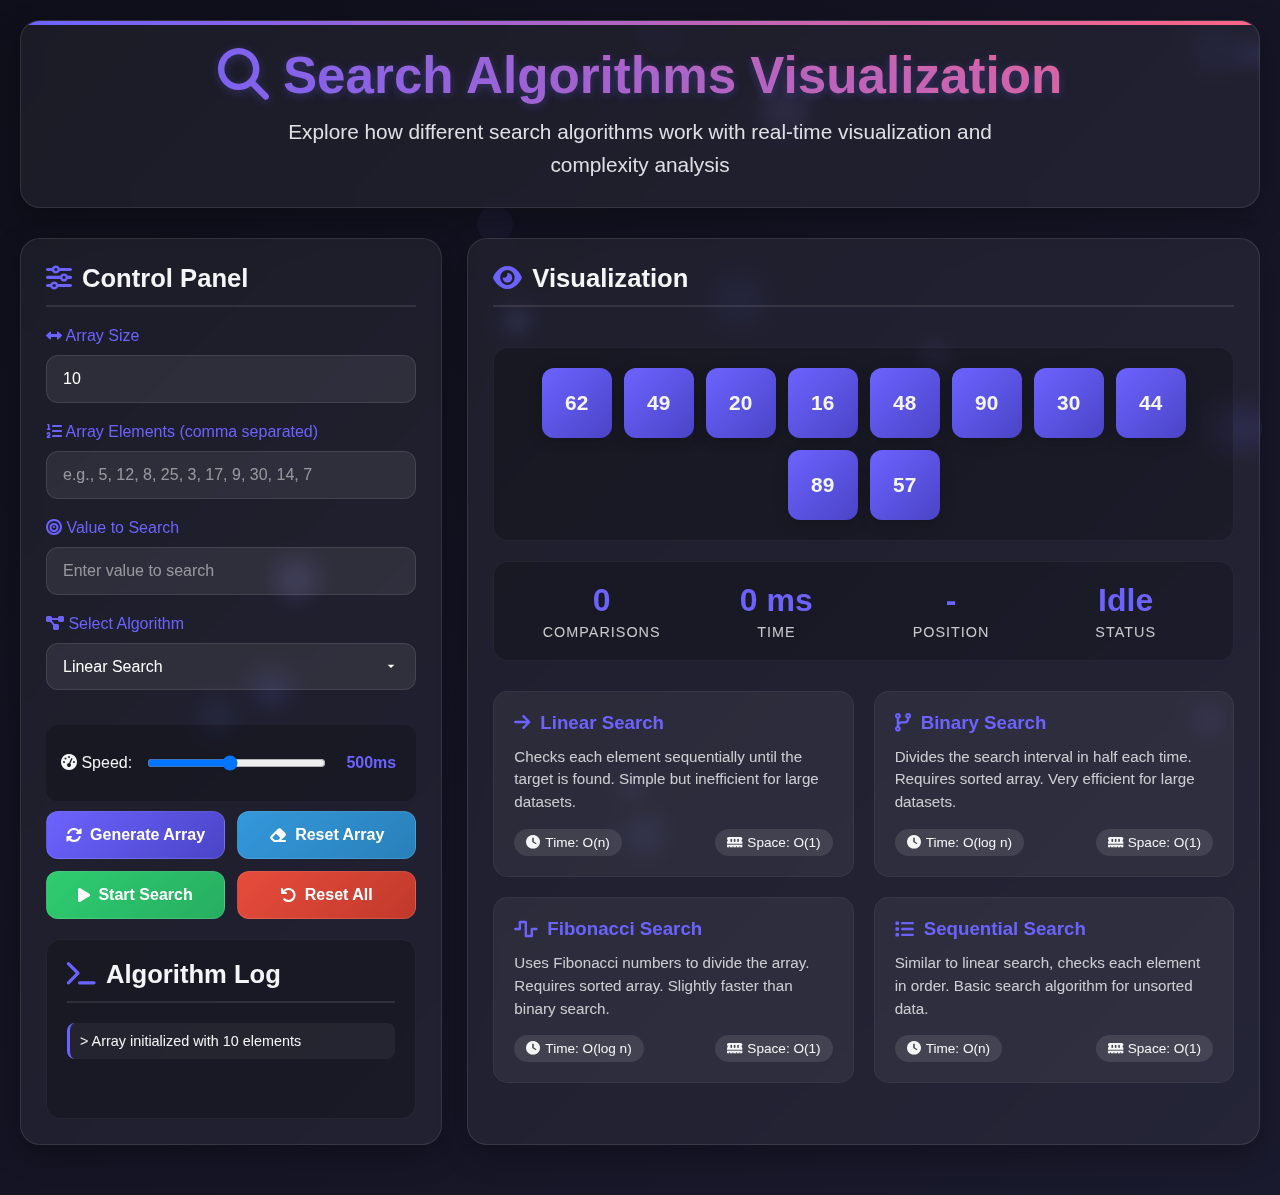
<file: Khushi-Searching/index.html>
<!DOCTYPE html>
<html lang="en">
<head>
    <meta charset="UTF-8">
    <meta name="viewport" content="width=device-width, initial-scale=1.0">
    <title>Search Algorithms Visualization</title>
    <link rel="stylesheet" href="styles.css">
    <link rel="stylesheet" href="https://cdnjs.cloudflare.com/ajax/libs/font-awesome/6.4.0/css/all.min.css">
</head>
<body>
    <div class="floating-elements" id="floating-elements"></div>
    
    <div class="container">
        <header>
            <h1><i class="fas fa-search"></i> Search Algorithms Visualization</h1>
            <p class="subtitle">Explore how different search algorithms work with real-time visualization and complexity analysis</p>
        </header>

        <div class="dashboard">
            <div class="console">
                <h2 class="section-title"><i class="fas fa-sliders-h"></i> Control Panel</h2>
                
                <div class="input-group">
                    <label for="array-size"><i class="fas fa-arrows-alt-h"></i> Array Size</label>
                    <input type="number" id="array-size" min="5" max="20" value="10" placeholder="Enter array size">
                </div>
                
                <div class="input-group">
                    <label for="array-elements"><i class="fas fa-list-ol"></i> Array Elements (comma separated)</label>
                    <input type="text" id="array-elements" placeholder="e.g., 5, 12, 8, 25, 3, 17, 9, 30, 14, 7">
                </div>
                
                <div class="input-group">
                    <label for="search-value"><i class="fas fa-bullseye"></i> Value to Search</label>
                    <input type="number" id="search-value" placeholder="Enter value to search">
                </div>
                
                <div class="input-group">
                    <label for="algorithm"><i class="fas fa-project-diagram"></i> Select Algorithm</label>
                    <select id="algorithm">
                        <option value="linear">Linear Search</option>
                        <option value="binary">Binary Search</option>
                        <option value="fibonacci">Fibonacci Search</option>
                        <option value="sequential">Sequential Search</option>
                    </select>
                </div>
                
                <div class="speed-control">
                    <label for="speed"><i class="fas fa-tachometer-alt"></i> Speed:</label>
                    <input type="range" id="speed" min="100" max="1000" value="500" step="100">
                    <span class="speed-value" id="speed-value">500ms</span>
                </div>
                
                <div class="control-buttons">
                    <button id="generate-array"><i class="fas fa-sync-alt"></i> Generate Array</button>
                    <button id="reset-array"><i class="fas fa-eraser"></i> Reset Array</button>
                    <button id="start-search"><i class="fas fa-play"></i> Start Search</button>
                    <button id="reset"><i class="fas fa-undo"></i> Reset All</button>
                </div>
                
                <div class="log">
                    <h3 class="section-title"><i class="fas fa-terminal"></i> Algorithm Log</h3>
                    <div id="log-entries"></div>
                </div>
            </div>
            
            <div class="visualization">
                <h2 class="section-title"><i class="fas fa-eye"></i> Visualization</h2>
                <div class="array-container" id="array-container">
                    <!-- Array elements will be generated here -->
                </div>
                
                <div class="stats">
                    <div class="stat-item">
                        <div class="stat-value" id="comparisons">0</div>
                        <div class="stat-label">Comparisons</div>
                    </div>
                    <div class="stat-item">
                        <div class="stat-value" id="time">0 ms</div>
                        <div class="stat-label">Time</div>
                    </div>
                    <div class="stat-item">
                        <div class="stat-value" id="position">-</div>
                        <div class="stat-label">Position</div>
                    </div>
                    <div class="stat-item">
                        <div class="stat-value" id="status">Idle</div>
                        <div class="stat-label">Status</div>
                    </div>
                </div>
                
                <div class="algorithms">
                    <div class="algorithm" data-algo="linear">
                        <h3><i class="fas fa-arrow-right"></i> Linear Search</h3>
                        <p>Checks each element sequentially until the target is found. Simple but inefficient for large datasets.</p>
                        <div class="complexity">
                            <div class="time-complexity"><i class="fas fa-clock"></i> Time: O(n)</div>
                            <div class="space-complexity"><i class="fas fa-memory"></i> Space: O(1)</div>
                        </div>
                    </div>
                    <div class="algorithm" data-algo="binary">
                        <h3><i class="fas fa-code-branch"></i> Binary Search</h3>
                        <p>Divides the search interval in half each time. Requires sorted array. Very efficient for large datasets.</p>
                        <div class="complexity">
                            <div class="time-complexity"><i class="fas fa-clock"></i> Time: O(log n)</div>
                            <div class="space-complexity"><i class="fas fa-memory"></i> Space: O(1)</div>
                        </div>
                    </div>
                    <div class="algorithm" data-algo="fibonacci">
                        <h3><i class="fas fa-wave-square"></i> Fibonacci Search</h3>
                        <p>Uses Fibonacci numbers to divide the array. Requires sorted array. Slightly faster than binary search.</p>
                        <div class="complexity">
                            <div class="time-complexity"><i class="fas fa-clock"></i> Time: O(log n)</div>
                            <div class="space-complexity"><i class="fas fa-memory"></i> Space: O(1)</div>
                        </div>
                    </div>
                    <div class="algorithm" data-algo="sequential">
                        <h3><i class="fas fa-list"></i> Sequential Search</h3>
                        <p>Similar to linear search, checks each element in order. Basic search algorithm for unsorted data.</p>
                        <div class="complexity">
                            <div class="time-complexity"><i class="fas fa-clock"></i> Time: O(n)</div>
                            <div class="space-complexity"><i class="fas fa-memory"></i> Space: O(1)</div>
                        </div>
                    </div>
                </div>
            </div>
        </div>
    </div>

    <script src="script.js"></script>
</body>
</html>
</file>
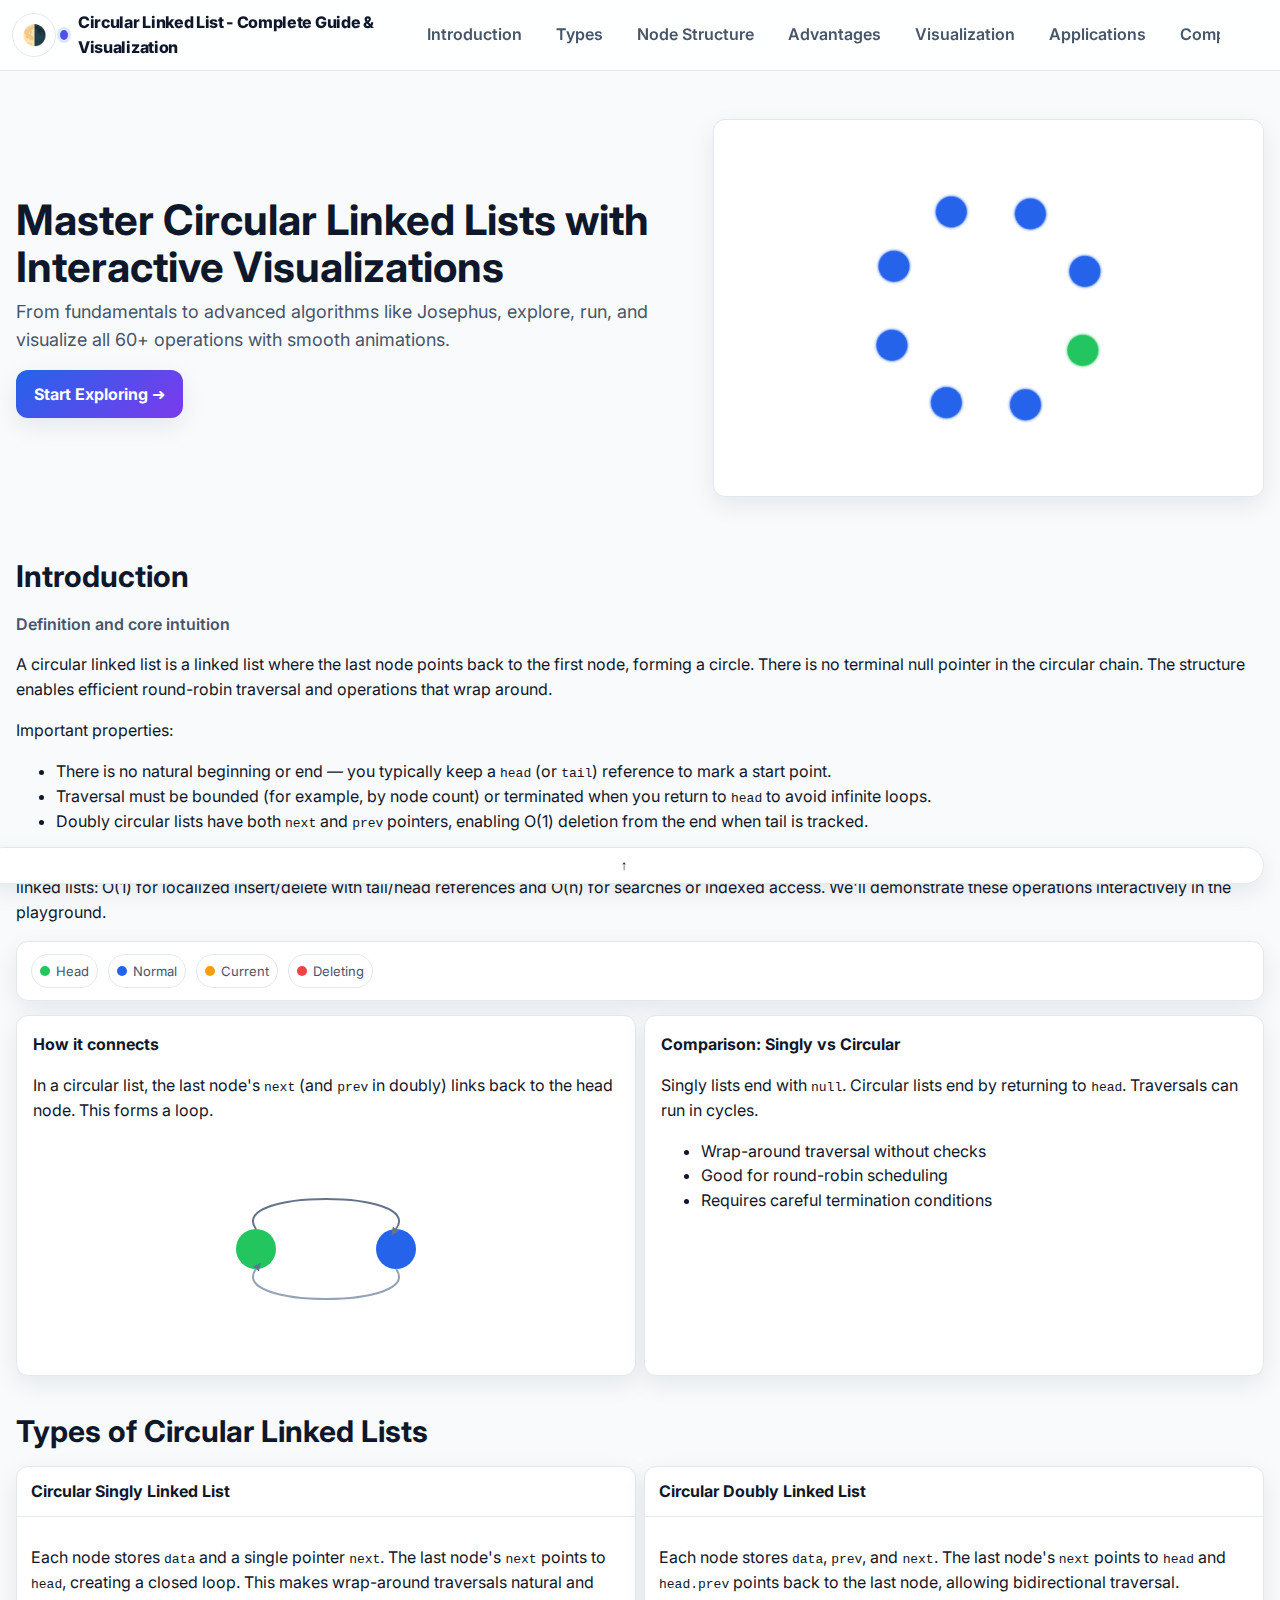
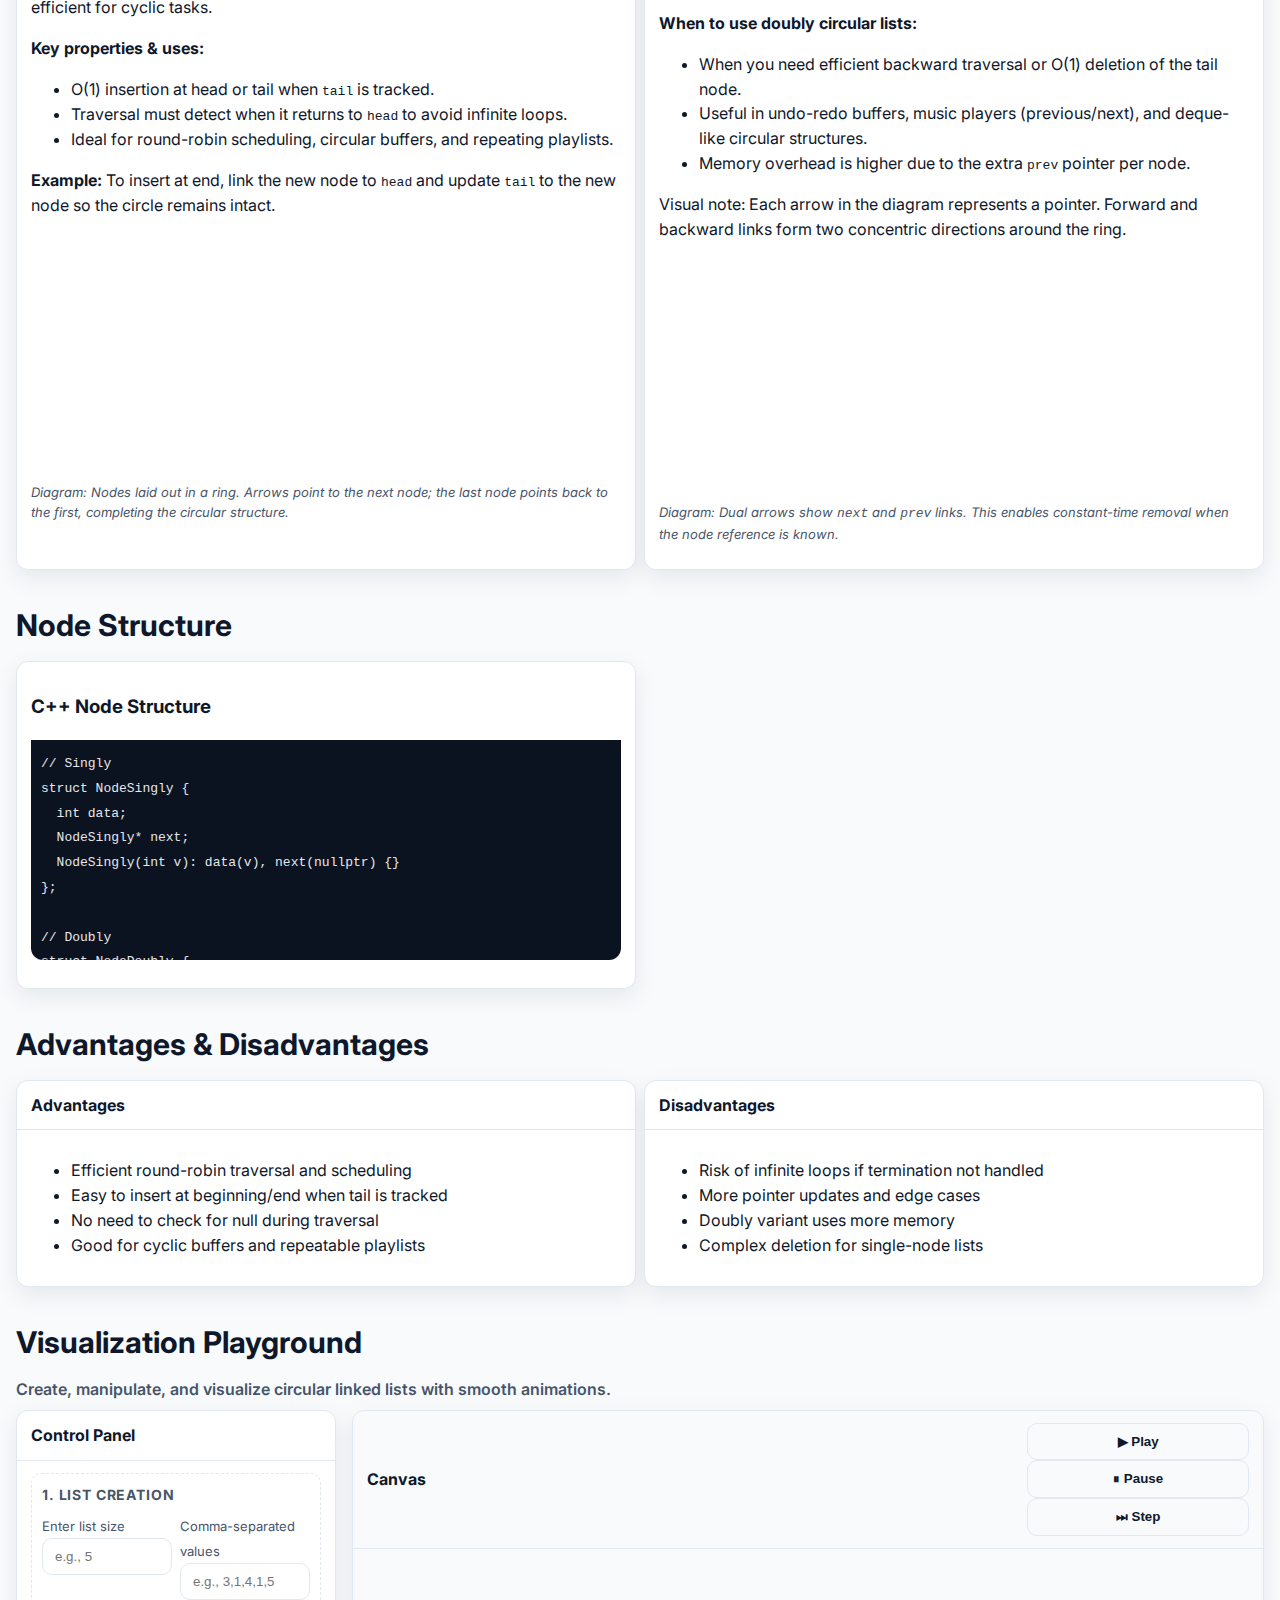
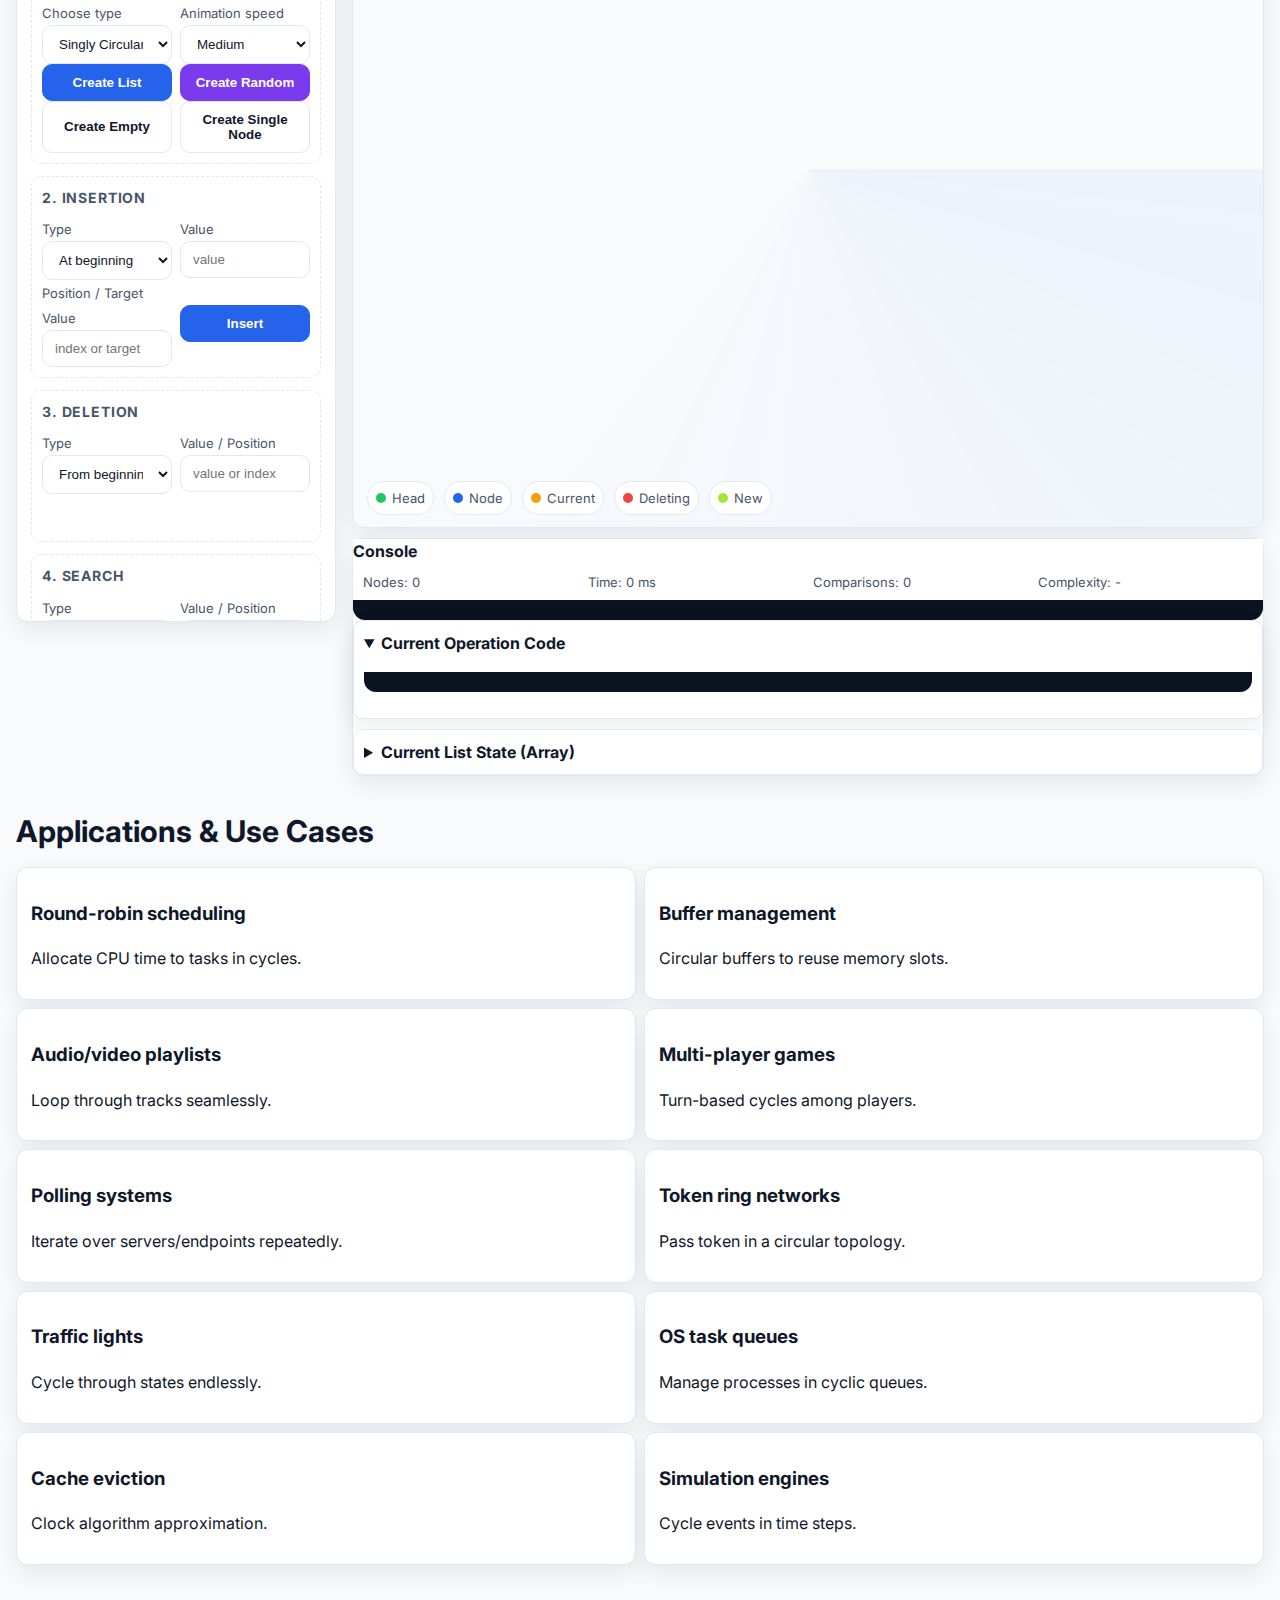
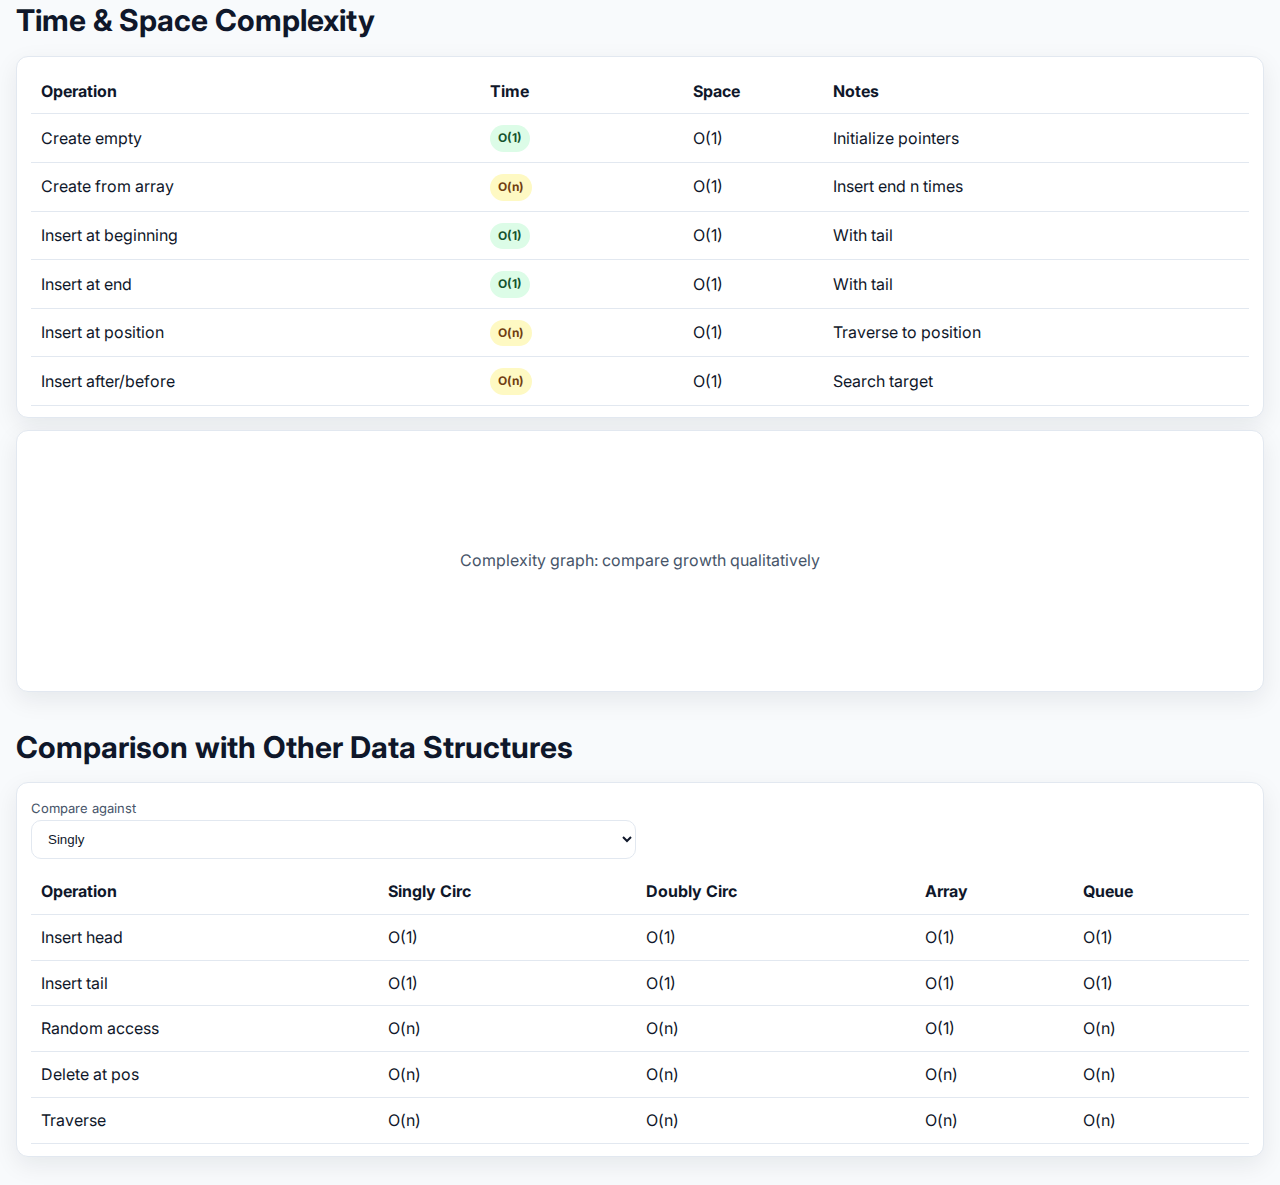
<file: circular-linked-list.html>
<!DOCTYPE html>
<html lang="en">
<head>
  <meta charset="utf-8" />
  <meta name="viewport" content="width=device-width, initial-scale=1" />
  <meta name="description" content="Circular Linked List - Complete Guide & Visualization. Learn theory to advanced with interactive animations and hands-on playground." />
  <title>Circular Linked List - Complete Guide & Visualization</title>
  <link rel="preconnect" href="https://fonts.googleapis.com">
  <link rel="preconnect" href="https://fonts.gstatic.com" crossorigin>
  <link href="https://fonts.googleapis.com/css2?family=Inter:wght@400;600;700;800&family=Fira+Code:wght@400;600&display=swap" rel="stylesheet">
  <style>
    :root {
      --color-primary: #2563eb;
      --color-primary-600: #1d4ed8;
      --color-secondary: #7c3aed;
      --color-accent: #10b981;
      --color-warn: #f59e0b;
      --color-danger: #ef4444;
      --bg: #f8fafc;
      --bg-elev: #ffffff;
      --text: #0f172a;
      --muted: #475569;
      --border: #e2e8f0;
      --shadow: 0 8px 24px rgba(15,23,42,0.08);
      --radius: 12px;
      --radius-sm: 10px;
      --radius-lg: 16px;
      --focus: 0 0 0 3px rgba(37, 99, 235, 0.35);
      --code-bg: #0b1220;
      --code-fg: #e5e7eb;
      --green: #10b981;
      --yellow: #f59e0b;
      --blue: #2563eb;
      --red: #ef4444;
      --purple: #7c3aed;
    }
    [data-theme="dark"] {
      --bg: #0b1220;
      --bg-elev: #0f172a;
      --text: #e5e7eb;
      --muted: #94a3b8;
      --border: #1f2937;
      --shadow: 0 12px 28px rgba(0,0,0,0.45);
      --code-bg: #0b1220;
      --code-fg: #f8fafc;
    }
    * { box-sizing: border-box; }
    html { scroll-behavior: smooth; }
    body {
      margin: 0;
      font-family: Inter, ui-sans-serif, system-ui, -apple-system, Segoe UI, Roboto, Arial, sans-serif;
      color: var(--text);
      background: var(--bg);
      line-height: 1.55;
    }
    a { color: inherit; text-decoration: none; }
    img { max-width: 100%; display: block; }

    /* Header / Nav */
    header.site-header {
      position: sticky; top: 0; z-index: 50;
      backdrop-filter: blur(10px);
      background: color-mix(in srgb, var(--bg-elev) 84%, transparent);
      border-bottom: 1px solid var(--border);
    }
    .nav {
      max-width: 1280px; margin: 0 auto; padding: 10px 60px 10px 60px; display: flex; align-items: center; gap: 16px; position: relative;
    }
    .brand { font-weight: 800; letter-spacing: -0.02em; display: flex; align-items: center; gap: 10px; }
    .brand .dot { width: 10px; height: 10px; border-radius: 50%; background: linear-gradient(135deg, var(--color-primary), var(--color-secondary)); box-shadow: 0 0 0 3px rgba(37,99,235,0.15); }
    .brand span { font-size: 16px; }
  /* Force a single horizontal row for nav items; allow horizontal scrolling on small screens */
  nav.menu { display: flex; flex-wrap: nowrap; gap: 10px; margin-left: auto; overflow-x: auto; -webkit-overflow-scrolling: touch; }
  nav.menu a { padding: 8px 12px; border-radius: 8px; color: var(--muted); font-weight: 600; white-space: nowrap; }
  nav.menu::-webkit-scrollbar { height: 8px; }
  nav.menu::-webkit-scrollbar-thumb { background: rgba(0,0,0,0.06); border-radius: 999px; }
    nav.menu a:hover, nav.menu a:focus { color: var(--text); background: var(--border); outline: none; box-shadow: var(--focus); }
    /* Small circular theme toggle placed at top-left of the header */
    .theme-toggle { 
      border: 1px solid var(--border); 
      background: var(--bg-elev); 
      color: var(--muted); 
      padding: 8px; 
      border-radius: 999px; 
      cursor: pointer; 
      font-weight: 600; 
      width: 44px; 
      height: 44px; 
      display: inline-flex; 
      align-items: center; 
      justify-content: center; 
      position: absolute; 
      left: 12px; 
      top: 50%; 
      transform: translateY(-50%);
      font-size: 20px;
    }
    .theme-toggle:hover { color: var(--text); border-color: var(--muted); transform: translateY(-50%) scale(1.05); }

    /* Hero */
    .hero { max-width: 1280px; margin: 24px auto; padding: 24px 16px; display: grid; grid-template-columns: 1.1fr 0.9fr; gap: 24px; align-items: center; }
    .hero h1 { font-size: clamp(24px, 4vw, 42px); line-height: 1.1; margin: 0 0 8px; }
    .hero p.lead { color: var(--muted); font-size: 18px; margin: 0 0 16px; }
    .cta { display: inline-flex; align-items: center; gap: 10px; background: linear-gradient(135deg, var(--color-primary), var(--color-secondary)); color: white; padding: 12px 18px; border-radius: 12px; font-weight: 700; box-shadow: var(--shadow); }
    .cta:hover { filter: brightness(1.05); transform: translateY(-1px); }
    .hero-card { background: var(--bg-elev); border: 1px solid var(--border); border-radius: var(--radius); padding: 16px; box-shadow: var(--shadow); position: relative; }

    /* Sections */
    section { max-width: 1280px; margin: 32px auto; padding: 0 16px; }
    section h2 { font-size: clamp(20px, 3vw, 30px); margin: 6px 0 12px; }
    .sub { color: var(--muted); margin: 0 0 8px; font-weight: 600; }

    /* Visualization Playground Layout */
    .playground {
      display: grid; grid-template-columns: 320px 1fr; gap: 16px; align-items: start;
    }
    .panel { background: var(--bg-elev); border: 1px solid var(--border); border-radius: var(--radius); box-shadow: var(--shadow); }
    .panel .panel-header { padding: 12px 14px; border-bottom: 1px solid var(--border); display: flex; align-items: center; justify-content: space-between; }
    .panel .panel-body { padding: 12px 14px; }
  /* Make control sidebar scroll independently to avoid page scroll chaining */
  #controlsPanel .panel-body { max-height: calc(100vh - 140px); overflow: auto; overscroll-behavior: contain; }

    .controls { display: grid; gap: 12px; }
    .control-group { border: 1px dashed var(--border); border-radius: var(--radius-sm); padding: 10px; }
    .control-group h3 { margin: 0 0 8px; font-size: 14px; color: var(--muted); text-transform: uppercase; letter-spacing: 0.06em; }
    .row { display: grid; grid-template-columns: 1fr 1fr; gap: 8px; }
    .row-1 { display: grid; grid-template-columns: 1fr; gap: 8px; }
    label { font-size: 13px; color: var(--muted); }
    input, select, button, textarea { width: 100%; padding: 10px 12px; border-radius: 10px; border: 1px solid var(--border); background: var(--bg-elev); color: var(--text); }
    button { cursor: pointer; font-weight: 700; }
    button.primary { background: var(--color-primary); border-color: var(--color-primary); color: white; }
    button.secondary { background: var(--color-secondary); border-color: var(--color-secondary); color: white; }
    button.ghost { background: transparent; }
    button.warn { background: var(--color-warn); border-color: var(--color-warn); color: #111827; }
    button.danger { background: var(--danger); border-color: var(--danger); color: white; }
    button:focus { outline: none; box-shadow: var(--focus); }

    .viz-wrapper { min-height: 420px; display: grid; grid-template-rows: 1fr auto; gap: 10px; }
    .svg-stage { background: conic-gradient(from 90deg at 50% 50%, rgba(37, 99, 235, 0.05), transparent 40%); border: 1px solid var(--border); border-radius: var(--radius); position: relative; overflow: hidden; }
    svg { width: 100%; height: 100%; display: block; }

    .legend { display: flex; gap: 10px; flex-wrap: wrap; font-size: 13px; color: var(--muted); }
    .legend .item { display: inline-flex; align-items: center; gap: 6px; padding: 6px 8px; border: 1px solid var(--border); border-radius: 999px; background: var(--bg-elev); }
    .dot { width: 10px; height: 10px; border-radius: 50%; }

    /* Console */
    .console { background: var(--bg-elev); border: 1px solid var(--border); border-radius: var(--radius); box-shadow: var(--shadow); }
    .console .panel-header { position: sticky; top: 50px; background: var(--bg-elev); z-index: 2; }
    .log { max-height: 220px; overflow: auto; font-family: "Fira Code", ui-monospace, SFMono-Regular, Menlo, Consolas, monospace; background: var(--code-bg); color: var(--code-fg); padding: 10px; border-bottom-left-radius: var(--radius); border-bottom-right-radius: var(--radius); }
    .log .line { padding: 4px 0; border-bottom: 1px dashed rgba(255,255,255,0.06); }
    .stats { display: grid; grid-template-columns: repeat(4, 1fr); gap: 10px; padding: 8px 10px; color: var(--muted); font-size: 13px; }

    /* Accordions */
    details { border: 1px solid var(--border); border-radius: var(--radius-sm); background: var(--bg-elev); padding: 10px; }
    details + details { margin-top: 10px; }
    details[open] { box-shadow: var(--shadow); }
    summary { cursor: pointer; font-weight: 700; }

    /* Tables */
    table { width: 100%; border-collapse: collapse; }
    th, td { border-bottom: 1px solid var(--border); padding: 10px; text-align: left; }
    th { position: sticky; top: 0; background: var(--bg-elev); z-index: 1; cursor: pointer; }
    .chip { display: inline-flex; align-items: center; gap: 6px; padding: 4px 8px; border-radius: 999px; font-size: 12px; font-weight: 700; }
    .chip.green { background: #dcfce7; color: #14532d; }
    .chip.yellow { background: #fef9c3; color: #713f12; }
    .chip.red { background: #fee2e2; color: #7f1d1d; }

    /* Floating / utility */
    .back-to-top { position: fixed; right: 16px; bottom: 16px; padding: 10px 12px; border-radius: 999px; border: 1px solid var(--border); background: var(--bg-elev); box-shadow: var(--shadow); }
    .progress { position: fixed; top: 0; left: 0; height: 3px; background: linear-gradient(90deg, var(--color-primary), var(--color-secondary)); width: 0%; z-index: 60; }

    /* Animations */
    .fade-in { animation: fadeIn .6s ease both; }
    @keyframes fadeIn { from { opacity: 0; transform: translateY(6px); } to { opacity: 1; transform: translateY(0); } }
    .pulse { animation: pulse 1s ease-in-out 1; }
    @keyframes pulse { 0% { transform: scale(0.8); } 50% { transform: scale(1.08); } 100% { transform: scale(1); } }

    /* Responsive */
    @media (max-width: 980px) {
      .hero { grid-template-columns: 1fr; }
      .playground { grid-template-columns: 1fr; }
      .stats { grid-template-columns: repeat(2, 1fr); }
    }
  </style>
</head>
<body>
  <div class="progress" id="scrollProgress" aria-hidden="true"></div>
  <header class="site-header" role="banner" aria-label="Site header">
    <div class="nav">
      <button class="theme-toggle" id="themeToggle" aria-label="Toggle dark mode">🌗</button>
      <div class="brand" aria-label="Brand">
        <span class="dot" aria-hidden="true"></span>
        <span>Circular Linked List - Complete Guide & Visualization</span>
      </div>
      <nav class="menu" aria-label="Primary">
        <a href="#intro">Introduction</a>
        <a href="#types">Types</a>
        <a href="#node-structure">Node Structure</a>
        <a href="#advantages">Advantages</a>
        <a href="#playground">Visualization</a>
        <a href="#applications">Applications</a>
        <a href="#complexity">Complexity</a>
        <a href="#comparison">Comparison</a>
      </nav>
    </div>
  </header>

  <main>
    <section class="hero" aria-label="Hero">
      <div>
        <h1>Master Circular Linked Lists with Interactive Visualizations</h1>
        <p class="lead">From fundamentals to advanced algorithms like Josephus, explore, run, and visualize all 60+ operations with smooth animations.</p>
        <a class="cta" href="#playground" role="button" aria-label="Start Exploring">Start Exploring ➜</a>
      </div>
      <div class="hero-card" aria-hidden="true">
        <svg id="heroSvg" viewBox="0 0 600 400" role="img" aria-label="Animated circular linked list diagram">
          <defs>
            <filter id="glow"><feGaussianBlur stdDeviation="2" result="b"/><feMerge><feMergeNode in="b"/><feMergeNode in="SourceGraphic"/></feMerge></filter>
          </defs>
          <g id="heroRing" transform="translate(300,200)">
          </g>
        </svg>
      </div>
    </section>

    <section id="intro" aria-labelledby="intro-title">
      <h2 id="intro-title">Introduction</h2>
      <p class="sub">Definition and core intuition</p>
      <p>A circular linked list is a linked list where the last node points back to the first node, forming a circle. There is no terminal null pointer in the circular chain. The structure enables efficient round-robin traversal and operations that wrap around.</p>
      <p>Important properties:
      <ul>
        <li>There is no natural beginning or end — you typically keep a <code>head</code> (or <code>tail</code>) reference to mark a start point.</li>
        <li>Traversal must be bounded (for example, by node count) or terminated when you return to <code>head</code> to avoid infinite loops.</li>
        <li>Doubly circular lists have both <code>next</code> and <code>prev</code> pointers, enabling O(1) deletion from the end when tail is tracked.</li>
      </ul>
      </p>
      <p>Common uses include implementing round-robin schedulers, cyclic buffers, and any scenario requiring wrap-around traversal. Time/space trade-offs are similar to linked lists: O(1) for localized insert/delete with tail/head references and O(n) for searches or indexed access. We'll demonstrate these operations interactively in the playground.</p>
      <div class="panel" style="margin-top:12px;">
        <div class="panel-body">
          <div class="legend" aria-label="Legend">
            <span class="item"><span class="dot" style="background:#22c55e"></span> Head</span>
            <span class="item"><span class="dot" style="background:#2563eb"></span> Normal</span>
            <span class="item"><span class="dot" style="background:#f59e0b"></span> Current</span>
            <span class="item"><span class="dot" style="background:#ef4444"></span> Deleting</span>
          </div>
        </div>
      </div>
      <div class="row" style="margin-top:14px;">
        <div class="hero-card">
          <strong>How it connects</strong>
          <p>In a circular list, the last node's <code>next</code> (and <code>prev</code> in doubly) links back to the head node. This forms a loop.</p>
          <div style="height:220px" id="introSvgWrap">
            <svg id="introSvg" viewBox="0 0 480 220" aria-label="Diagram showing last node points to first"></svg>
          </div>
        </div>
        <div class="hero-card">
          <strong>Comparison: Singly vs Circular</strong>
          <p>Singly lists end with <code>null</code>. Circular lists end by returning to <code>head</code>. Traversals can run in cycles.</p>
          <ul>
            <li>Wrap-around traversal without checks</li>
            <li>Good for round-robin scheduling</li>
            <li>Requires careful termination conditions</li>
          </ul>
        </div>
      </div>
    </section>

    <section id="types" aria-labelledby="types-title">
      <h2 id="types-title">Types of Circular Linked Lists</h2>
      <div class="row">
        <div class="panel">
          <div class="panel-header"><strong>Circular Singly Linked List</strong></div>
          <div class="panel-body">
            <p>Each node stores <code>data</code> and a single pointer <code>next</code>. The last node's <code>next</code> points to <code>head</code>, creating a closed loop. This makes wrap-around traversals natural and efficient for cyclic tasks.</p>
            <p><strong>Key properties & uses:</strong></p>
            <ul>
              <li>O(1) insertion at head or tail when <code>tail</code> is tracked.</li>
              <li>Traversal must detect when it returns to <code>head</code> to avoid infinite loops.</li>
              <li>Ideal for round-robin scheduling, circular buffers, and repeating playlists.</li>
            </ul>
            <p><strong>Example:</strong> To insert at end, link the new node to <code>head</code> and update <code>tail</code> to the new node so the circle remains intact.</p>
            <div id="typesSingly" style="height:240px; margin-top:12px;">
              <svg viewBox="0 0 480 220" style="width:100%; height:100%;"></svg>
            </div>
            <p style="font-size:13px; color:var(--muted); margin-top:8px; font-style:italic;">Diagram: Nodes laid out in a ring. Arrows point to the next node; the last node points back to the first, completing the circular structure.</p>
          </div>
        </div>
        <div class="panel">
          <div class="panel-header"><strong>Circular Doubly Linked List</strong></div>
          <div class="panel-body">
            <p>Each node stores <code>data</code>, <code>prev</code>, and <code>next</code>. The last node's <code>next</code> points to <code>head</code> and <code>head.prev</code> points back to the last node, allowing bidirectional traversal.</p>
            <p><strong>When to use doubly circular lists:</strong></p>
            <ul>
              <li>When you need efficient backward traversal or O(1) deletion of the tail node.</li>
              <li>Useful in undo-redo buffers, music players (previous/next), and deque-like circular structures.</li>
              <li>Memory overhead is higher due to the extra <code>prev</code> pointer per node.</li>
            </ul>
            <p style="margin-bottom:8px;">Visual note: Each arrow in the diagram represents a pointer. Forward and backward links form two concentric directions around the ring.</p>
            <div id="typesDoubly" style="height:240px; margin-top:12px;">
              <svg viewBox="0 0 480 220" style="width:100%; height:100%;"></svg>
            </div>
            <p style="font-size:13px; color:var(--muted); margin-top:8px; font-style:italic;">Diagram: Dual arrows show <code>next</code> and <code>prev</code> links. This enables constant-time removal when the node reference is known.</p>
          </div>
        </div>
      </div>
    </section>

    <section id="node-structure" aria-labelledby="node-structure-title">
      <h2 id="node-structure-title">Node Structure</h2>
      <div class="row">
        <div class="panel">
          <div class="panel-body">
            <h3>C++ Node Structure</h3>
            <pre class="log" aria-label="C++ node code"><code>// Singly
struct NodeSingly {
  int data;
  NodeSingly* next;
  NodeSingly(int v): data(v), next(nullptr) {}
};

// Doubly
struct NodeDoubly {
  int data;
  NodeDoubly* next;
  NodeDoubly* prev;
  NodeDoubly(int v): data(v), next(nullptr), prev(nullptr) {}
};</code></pre>
          </div>
        </div>
      </div>
    </section>

    <section id="advantages" aria-labelledby="advantages-title">
      <h2 id="advantages-title">Advantages & Disadvantages</h2>
      <div class="row">
        <div class="panel" aria-label="Advantages">
          <div class="panel-header"><strong>Advantages</strong></div>
          <div class="panel-body">
            <ul>
              <li>Efficient round-robin traversal and scheduling</li>
              <li>Easy to insert at beginning/end when tail is tracked</li>
              <li>No need to check for null during traversal</li>
              <li>Good for cyclic buffers and repeatable playlists</li>
            </ul>
          </div>
        </div>
        <div class="panel" aria-label="Disadvantages">
          <div class="panel-header"><strong>Disadvantages</strong></div>
          <div class="panel-body">
            <ul>
              <li>Risk of infinite loops if termination not handled</li>
              <li>More pointer updates and edge cases</li>
              <li>Doubly variant uses more memory</li>
              <li>Complex deletion for single-node lists</li>
            </ul>
          </div>
        </div>
      </div>
    </section>

    <!-- Operations Theory removed per request (moved into inline docs / console snippets) -->

    <section id="playground" aria-labelledby="playground-title">
      <h2 id="playground-title">Visualization Playground</h2>
      <p class="sub">Create, manipulate, and visualize circular linked lists with smooth animations.</p>
      <div class="playground">
        <aside class="panel" aria-label="Controls" id="controlsPanel">
          <div class="panel-header"><strong>Control Panel</strong></div>
          <div class="panel-body controls">
            <div class="control-group" aria-labelledby="cg-create-title">
              <h3 id="cg-create-title">1. List Creation</h3>
              <div class="row">
                <div>
                  <label for="listSize">Enter list size</label>
                  <input id="listSize" type="number" min="0" placeholder="e.g., 5" />
                </div>
                <div>
                  <label for="listValues">Comma-separated values</label>
                  <input id="listValues" type="text" placeholder="e.g., 3,1,4,1,5" />
                </div>
              </div>
              <div class="row">
                <div>
                  <label for="listType">Choose type</label>
                  <select id="listType">
                    <option value="singly">Singly Circular</option>
                    <option value="doubly">Doubly Circular</option>
                  </select>
                </div>
                <div>
                  <label for="animationSpeed">Animation speed</label>
                  <select id="animationSpeed">
                    <option value="slow">Slow</option>
                    <option value="medium" selected>Medium</option>
                    <option value="fast">Fast</option>
                  </select>
                </div>
              </div>
              <div class="row">
                <button id="btnCreateList" class="primary">Create List</button>
                <button id="btnCreateRandom" class="secondary">Create Random</button>
              </div>
              <div class="row">
                <button id="btnCreateEmpty" class="ghost">Create Empty</button>
                <button id="btnCreateSingle" class="ghost">Create Single Node</button>
              </div>
            </div>

            <div class="control-group" aria-labelledby="cg-insert-title">
              <h3 id="cg-insert-title">2. Insertion</h3>
              <div class="row">
                <div>
                  <label for="insertType">Type</label>
                  <select id="insertType">
                    <option value="beginning">At beginning</option>
                    <option value="end">At end</option>
                    <option value="position">At position</option>
                    <option value="after">After value</option>
                    <option value="before">Before value</option>
                    <option value="sorted">Sorted insert</option>
                  </select>
                </div>
                <div>
                  <label for="insertValue">Value</label>
                  <input id="insertValue" type="text" placeholder="value" />
                </div>
              </div>
              <div class="row">
                <div>
                  <label for="insertPosition">Position / Target Value</label>
                  <input id="insertPosition" type="text" placeholder="index or target" />
                </div>
                <div>
                  <label>&nbsp;</label>
                  <button id="btnInsert" class="primary">Insert</button>
                </div>
              </div>
            </div>

            <div class="control-group" aria-labelledby="cg-delete-title">
              <h3 id="cg-delete-title">3. Deletion</h3>
              <div class="row">
                <div>
                  <label for="deleteType">Type</label>
                  <select id="deleteType">
                    <option value="beginning">From beginning</option>
                    <option value="end">From end</option>
                    <option value="position">At position</option>
                    <option value="byvalue">By value</option>
                    <option value="all">All occurrences</option>
                    <option value="alternate">Delete alternate</option>
                    <option value="entire">Delete entire list</option>
                  </select>
                </div>
                <div>
                  <label for="deleteValue">Value / Position</label>
                  <input id="deleteValue" type="text" placeholder="value or index" />
                </div>
              </div>
              <div class="row">
                <div></div>
                <div>
                  <button id="btnDelete" class="danger">Delete</button>
                </div>
              </div>
            </div>

            <div class="control-group" aria-labelledby="cg-search-title">
              <h3 id="cg-search-title">4. Search</h3>
              <div class="row">
                <div>
                  <label for="searchType">Type</label>
                  <select id="searchType">
                    <option value="linear">Linear search</option>
                    <option value="bypos">Value at position</option>
                    <option value="position">Position of value</option>
                    <option value="exists">Exists?</option>
                    <option value="nth">Find nth node</option>
                    <option value="count">Count occurrences</option>
                  </select>
                </div>
                <div>
                  <label for="searchValue">Value / Position</label>
                  <input id="searchValue" type="text" placeholder="value or index" />
                </div>
              </div>
              <div class="row">
                <div></div>
                <div>
                  <button id="btnSearch" class="primary">Search</button>
                </div>
              </div>
            </div>

            <div class="control-group" aria-labelledby="cg-traverse-title">
              <h3 id="cg-traverse-title">5. Traversal</h3>
              <div class="row">
                <button id="btnTraverseForward">Traverse Forward</button>
                <button id="btnTraverseBackward">Traverse Backward</button>
              </div>
              <div class="row">
                <div>
                  <label for="traverseCycles">Number of cycles</label>
                  <input id="traverseCycles" type="number" min="1" value="1" />
                </div>
                <div>
                  <label>&nbsp;</label>
                  <button id="btnStartTraversal" class="primary">Start Traversal</button>
                </div>
              </div>
            </div>

            <div class="control-group" aria-labelledby="cg-utility-title">
              <h3 id="cg-utility-title">6. Utilities</h3>
              <div class="row">
                <button id="btnCount">Count Nodes</button>
                <button id="btnMiddle">Find Middle</button>
              </div>
              <div class="row">
                <button id="btnReverse">Reverse List</button>
                <button id="btnCheckCircular">Check Circular</button>
              </div>
              <div class="row">
                <button id="btnSplit">Split into Halves</button>
                <button id="btnClone">Clone List</button>
              </div>
              <!-- Sorting controls removed per request -->
            </div>

            <!-- Advanced controls removed per request -->

            <div class="control-group" aria-labelledby="cg-display-title">
              <h3 id="cg-display-title">8. Display & Mode</h3>
              <div class="row">
                <button id="btnDisplay">Display List</button>
                <button id="btnClearConsole" class="ghost">Clear Console</button>
              </div>
              <div class="row">
                <label><input type="checkbox" id="toggleStepByStep" /> Show Step-by-Step</label>
                <label><input type="checkbox" id="toggleShowCode" checked /> Show Code</label>
              </div>
              <div class="row">
                <label><input type="checkbox" id="toggleAutoplay" checked /> Auto-play animations</label>
                <!-- Export diagram removed per request -->
              </div>
              <!-- Save/Load state removed per request -->
            </div>
          </div>
        </aside>

        <div class="viz-wrapper">
          <div class="panel svg-stage" aria-live="polite">
            <div class="panel-header">
              <strong>Canvas</strong>
              <div>
                <button id="btnPlay" class="ghost">▶ Play</button>
                <button id="btnPause" class="ghost">⏸ Pause</button>
                <button id="btnStep" class="ghost">⏭ Step</button>
              </div>
            </div>
            <div class="panel-body" style="height: 520px;">
              <svg id="viz" viewBox="0 0 900 520" aria-label="Circular linked list visualization"></svg>
            </div>
            <div class="panel-body">
              <div class="legend">
                <span class="item"><span class="dot" style="background:#22c55e"></span> Head</span>
                <span class="item"><span class="dot" style="background:#2563eb"></span> Node</span>
                <span class="item"><span class="dot" style="background:#f59e0b"></span> Current</span>
                <span class="item"><span class="dot" style="background:#ef4444"></span> Deleting</span>
                <span class="item"><span class="dot" style="background:#a3e635"></span> New</span>
              </div>
            </div>
          </div>

          <div class="console" aria-label="Console and Output">
            <div class="panel-header">
              <strong>Console</strong>
              <div class="stats">
                <div>Nodes: <span id="statNodes">0</span></div>
                <div>Time: <span id="statTime">0 ms</span></div>
                <div>Comparisons: <span id="statComparisons">0</span></div>
                <div>Complexity: <span id="statComplexity">-</span></div>
              </div>
            </div>
            <div id="log" class="panel-body log" aria-live="polite"></div>
            <div class="panel-body">
              <details open>
                <summary>Current Operation Code</summary>
                <pre class="log" id="codeView"></pre>
              </details>
              <details>
                <summary>Current List State (Array)</summary>
                <pre class="log" id="arrayView"></pre>
              </details>
            </div>
          </div>
        </div>
      </div>
    </section>

    <section id="applications" aria-labelledby="applications-title">
      <h2 id="applications-title">Applications & Use Cases</h2>
      <div class="row" id="appsGrid"></div>
    </section>

    <section id="complexity" aria-labelledby="complexity-title">
      <h2 id="complexity-title">Time & Space Complexity</h2>
      <div class="panel">
        <div class="panel-body" style="overflow:auto; max-height:360px;">
          <table id="complexityTable" aria-label="Complexity table">
            <thead>
              <tr>
                <th data-key="op">Operation</th>
                <th data-key="time">Time</th>
                <th data-key="space">Space</th>
                <th data-key="desc">Notes</th>
              </tr>
            </thead>
            <tbody></tbody>
          </table>
        </div>
      </div>
      <div class="panel" style="margin-top:12px;">
        <div class="panel-body" style="height: 260px;" id="complexityGraph" aria-label="Complexity graph"></div>
      </div>
    </section>

    <section id="comparison" aria-labelledby="comparison-title">
      <h2 id="comparison-title">Comparison with Other Data Structures</h2>
      <div class="panel">
        <div class="panel-body">
          <div class="row">
            <div>
              <label for="compareToggle">Compare against</label>
              <select id="compareToggle">
                <option value="singly">Singly</option>
                <option value="doubly">Doubly</option>
                <option value="array">Array</option>
                <option value="queue">Queue</option>
              </select>
            </div>
          </div>
          <div id="comparisonTableWrap" style="overflow:auto; margin-top: 10px;"></div>
        </div>
      </div>
    </section>

    <!-- Common Errors & Debugging, Edge Cases, Code Implementation, and Practice Problems sections removed per user request -->
  </main>

  <button class="back-to-top" id="backToTop" aria-label="Back to top">↑</button>

  <script>
    // ---------------------------
    // Utilities & UI helpers
    // ---------------------------
    const $$ = (sel, root=document) => Array.from(root.querySelectorAll(sel));
    const $ = (sel, root=document) => root.querySelector(sel);
    const wait = (ms) => new Promise(r => setTimeout(r, ms));

    const Theme = {
      init() {
        const key = 'cll-theme';
        const saved = localStorage.getItem(key);
        if (saved) {
          document.documentElement.setAttribute('data-theme', saved);
        } else if (window.matchMedia && window.matchMedia('(prefers-color-scheme: dark)').matches) {
          document.documentElement.setAttribute('data-theme', 'dark');
        }
        $('#themeToggle').addEventListener('click', () => {
          const cur = document.documentElement.getAttribute('data-theme');
          const next = cur === 'dark' ? 'light' : 'dark';
          document.documentElement.setAttribute('data-theme', next);
          localStorage.setItem(key, next);
        });
      }
    };

    function clamp(v, min, max) { return Math.max(min, Math.min(max, v)); }

    // Toasts
    const Toast = (() => {
      const root = document.createElement('div');
      root.style.position = 'fixed';
      root.style.right = '12px';
      root.style.top = '60px';
      root.style.zIndex = '100';
      document.body.appendChild(root);
      return {
        show(msg, type='info') {
          const el = document.createElement('div');
          el.textContent = msg;
          el.className = 'fade-in';
          el.style.margin = '6px 0';
          el.style.padding = '10px 12px';
          el.style.border = '1px solid var(--border)';
          el.style.borderRadius = '12px';
          el.style.boxShadow = 'var(--shadow)';
          el.style.background = 'var(--bg-elev)';
          el.style.color = 'var(--text)';
          if (type==='error') el.style.borderColor = 'var(--danger)';
          root.appendChild(el);
          setTimeout(() => el.remove(), 2800);
        }
      };
    })();

    // Scroll progress & back-to-top
    (function initScroll() {
      const bar = $('#scrollProgress');
      window.addEventListener('scroll', () => {
        const t = document.documentElement.scrollTop || document.body.scrollTop;
        const h = document.documentElement.scrollHeight - document.documentElement.clientHeight;
        const pct = (t / h) * 100;
        bar.style.width = pct + '%';
      });
      $('#backToTop').addEventListener('click', () => window.scrollTo({ top: 0, behavior: 'smooth'}));
    })();

    Theme.init();

    // ---------------------------
    // Data Structures
    // ---------------------------
    class NodeSingly { constructor(data){ this.data=data; this.next=null; this._id=NodeSingly._gid++; } }
    NodeSingly._gid = 1;
    class NodeDoubly { constructor(data){ this.data=data; this.next=null; this.prev=null; this._id=NodeDoubly._gid++; } }
    NodeDoubly._gid = 1;

    class CircularLinkedList {
      constructor(type='singly') {
        this.type = type; // 'singly' | 'doubly'
        this.head = null;
        this.tail = null;
        this._size = 0;
        this.comparisons = 0;
      }
      isDoubly(){ return this.type === 'doubly'; }
      isEmpty(){ return this._size === 0; }
      size(){ return this._size; }
      getHead(){ return this.head; }
      getTail(){ return this.tail; }
      setType(type){ this.type = type; if(!this.isEmpty()) this.ensureCircularity(); }

      node(data){ return this.isDoubly()? new NodeDoubly(data) : new NodeSingly(data); }

      clear(){ this.head=this.tail=null; this._size=0; }

      ensureCircularity(){
        if (!this.head) return;
        if (this.tail) this.tail.next = this.head;
        if (this.isDoubly() && this.head && this.tail){
          this.head.prev = this.tail;
        }
      }

      // Creation
      createEmpty(){ this.clear(); return this; }
      createSingle(data){ this.clear(); const n=this.node(data); this.head=this.tail=n; this._size=1; this.ensureCircularity(); return this; }
      createFromArray(arr){ this.clear(); for(const v of arr) this.insertAtEnd(v); return this; }

      // Insertions (6)
      insertAtBeginning(value){ const n=this.node(value);
        if(this.isEmpty()){ this.head=this.tail=n; }
        else {
          n.next=this.head;
          if(this.isDoubly()){ n.prev=this.tail; this.head.prev=n; this.tail.next=n; }
          this.head=n;
        }
        this._size++; this.ensureCircularity(); return n;
      }
      insertAtEnd(value){ const n=this.node(value);
        if(this.isEmpty()){ this.head=this.tail=n; }
        else {
          this.tail.next=n;
          if(this.isDoubly()){ n.prev=this.tail; }
          this.tail=n;
        }
        this._size++; this.ensureCircularity(); return n;
      }
      insertAtPosition(value, pos){
        pos = Math.max(0, Math.min(pos, this._size));
        if(pos===0) return this.insertAtBeginning(value);
        if(pos===this._size) return this.insertAtEnd(value);
        let prev=this.head; for(let i=0;i<pos-1;i++){ prev=prev.next; }
        const n=this.node(value); n.next=prev.next; prev.next=n; if(this.isDoubly()){ n.prev=prev; n.next.prev=n; }
        this._size++; this.ensureCircularity(); return n;
      }
      insertAfterValue(target, value){ if(this.isEmpty()) return null; let cur=this.head; do{ if(cur.data==target){
            const n=this.node(value); n.next=cur.next; cur.next=n; if(this.isDoubly()){ n.prev=cur; n.next.prev=n; }
            if(cur===this.tail) this.tail=n; this._size++; this.ensureCircularity(); return n; }
          cur=cur.next; }while(cur!==this.head); return null; }
      insertBeforeValue(target, value){ if(this.isEmpty()) return null; if(this.head.data==target) return this.insertAtBeginning(value); let prev=this.head; let cur=this.head.next; while(cur!==this.head){ if(cur.data==target){ const n=this.node(value); n.next=cur; prev.next=n; if(this.isDoubly()){ n.prev=prev; cur.prev=n; } this._size++; this.ensureCircularity(); return n; } prev=cur; cur=cur.next; } return null; }
      sortedInsert(value){ if(this.isEmpty()) return this.insertAtBeginning(value); if(this.head.data>=value) return this.insertAtBeginning(value); let cur=this.head; while(cur.next!==this.head && cur.next.data<value){ cur=cur.next; } const n=this.node(value); n.next=cur.next; cur.next=n; if(this.isDoubly()){ n.prev=cur; n.next.prev=n; } if(cur===this.tail) this.tail=n; this._size++; this.ensureCircularity(); return n; }

      // Deletions (7)
      deleteFromBeginning(){ if(this.isEmpty()) return null; const del=this.head; if(this._size===1){ this.clear(); return del; }
        this.head=this.head.next; if(this.isDoubly()){ this.head.prev=this.tail; }
        this._size--; this.ensureCircularity(); return del; }
      deleteFromEnd(){ if(this.isEmpty()) return null; const del=this.tail; if(this._size===1){ this.clear(); return del; }
        if(this.isDoubly()){ this.tail=this.tail.prev; this.tail.next=this.head; this.head.prev=this.tail; }
        else { let prev=this.head; while(prev.next!==this.tail) prev=prev.next; this.tail=prev; this.tail.next=this.head; }
        this._size--; return del; }
      deleteAtPosition(pos){ if(this.isEmpty()) return null; pos = Math.max(0, Math.min(pos, this._size-1)); if(pos===0) return this.deleteFromBeginning(); if(pos===this._size-1) return this.deleteFromEnd(); let prev=this.head; for(let i=0;i<pos-1;i++) prev=prev.next; const del=prev.next; prev.next=del.next; if(this.isDoubly()){ del.next.prev=prev; } this._size--; this.ensureCircularity(); return del; }
      deleteByValue(value){ if(this.isEmpty()) return 0; let count=0; while(this.head && this.head.data==value){ this.deleteFromBeginning(); count++; if(this.isEmpty()) return count; }
        let prev=this.head; let cur=this.head.next; while(cur!==this.head){ if(cur.data==value){ prev.next=cur.next; if(this.isDoubly()){ cur.next.prev=prev; } if(cur===this.tail) this.tail=prev; this._size--; count++; cur=prev.next; } else { prev=cur; cur=cur.next; } } this.ensureCircularity(); return count; }
      deleteAllOccurrences(value){ return this.deleteByValue(value); }
      deleteAlternateNodes(){ if(this._size<=1) return 0; let count=0; let cur=this.head; do{ if(cur.next===this.head){ break; } const del=cur.next; cur.next=del.next; if(this.isDoubly()){ del.next.prev=cur; } if(del===this.tail) this.tail=cur; this._size--; count++; cur=cur.next; }while(cur!==this.head && this._size>1); this.ensureCircularity(); return count; }
      clearAll(){ const n=this._size; this.clear(); return n; }

      // Traversal
      toArray(limit=Infinity){ const arr=[]; if(this.isEmpty()) return arr; let cur=this.head; let c=0; do{ arr.push(cur.data); cur=cur.next; c++; }while(cur!==this.head && c<limit); return arr; }
      traverseForward(steps=this._size){ return this.toArray(Math.max(0, steps)); }
      traverseBackward(steps=this._size){ if(!this.isDoubly()||this.isEmpty()) return []; const arr=[]; let cur=this.tail; let c=0; do{ arr.push(cur.data); cur=cur.prev; c++; }while(cur!==this.tail && c<steps); return arr; }
      traverseKCycles(k=1){ if(this.isEmpty()) return []; return this.toArray(this._size * k); }

      // Searching (6)
      linearSearch(value){ if(this.isEmpty()) return -1; let idx=0; let cur=this.head; do{ this.comparisons++; if(cur.data==value) return idx; cur=cur.next; idx++; }while(cur!==this.head); return -1; }
      valueAtPosition(pos){ if(this.isEmpty()) return undefined; pos = ((pos%this._size)+this._size)%this._size; let cur=this.head; for(let i=0;i<pos;i++) cur=cur.next; return cur.data; }
      positionOfValue(value){ return this.linearSearch(value); }
      exists(value){ return this.linearSearch(value)!==-1; }
      nthNode(n){ if(this.isEmpty()) return null; n = ((n%this._size)+this._size)%this._size; let cur=this.head; for(let i=0;i<n;i++) cur=cur.next; return cur; }
      countOccurrences(value){ if(this.isEmpty()) return 0; let count=0; let cur=this.head; do{ if(cur.data==value) count++; cur=cur.next; }while(cur!==this.head); return count; }

      // Utilities (11)
      count(){ return this._size; }
      findMiddle(){ if(this.isEmpty()) return null; let slow=this.head, fast=this.head; while(fast.next!==this.head && fast.next.next!==this.head){ slow=slow.next; fast=fast.next.next; } return slow; }
      reverse(){ if(this._size<=1) return this.head; if(this.isDoubly()){ let cur=this.head; do{ const tmp=cur.next; cur.next=cur.prev; cur.prev=tmp; cur=tmp; }while(cur!==this.head); const tmp=this.head; this.head=this.tail; this.tail=tmp; this.ensureCircularity(); return this.head; } else { let prev=this.tail; let cur=this.head; do{ const nxt=cur.next; cur.next=prev; prev=cur; cur=nxt; }while(cur!==this.head); this.tail=this.head; this.head=prev; this.ensureCircularity(); return this.head; } }
      isCircular(){ if(this.isEmpty()) return false; let cur=this.head.next; while(cur && cur!==this.head) cur=cur.next; return cur===this.head; }
      splitIntoHalves(){ if(this._size<2) return [this, new CircularLinkedList(this.type)]; let slow=this.head, fast=this.head; while(fast.next!==this.head && fast.next.next!==this.head){ slow=slow.next; fast=fast.next.next; }
        const head1=this.head, head2=slow.next; const list1=new CircularLinkedList(this.type); const list2=new CircularLinkedList(this.type);
        // Build list1
        list1.head=head1; list1.tail=slow; list1._size=0; let cur=head1; do{ list1._size++; cur=cur.next; }while(cur!==head2);
        list1.ensureCircularity();
        // Build list2
        list2.head=head2; list2.tail=this.tail; list2._size=this._size - list1._size; list2.ensureCircularity();
        return [list1, list2]; }
      clone(){ const c=new CircularLinkedList(this.type); let cur=this.head; if(!cur) return c; do{ c.insertAtEnd(cur.data); cur=cur.next; }while(cur!==this.head); return c; }
      sort(algorithm='bubble'){ if(this._size<=1) return; const arr=this.toArray(); if(algorithm==='bubble'){ for(let i=0;i<arr.length-1;i++){ for(let j=0;j<arr.length-1-i;j++){ if(arr[j]>arr[j+1]){ const t=arr[j]; arr[j]=arr[j+1]; arr[j+1]=t; } } } }
        else if(algorithm==='selection'){ for(let i=0;i<arr.length;i++){ let mi=i; for(let j=i+1;j<arr.length;j++){ if(arr[j]<arr[mi]) mi=j; } const t=arr[i]; arr[i]=arr[mi]; arr[mi]=t; } }
        else if(algorithm==='merge'){ const mergeSort=(a)=>{ if(a.length<2) return a; const m=Math.floor(a.length/2); const L=mergeSort(a.slice(0,m)); const R=mergeSort(a.slice(m)); const out=[]; let i=0,j=0; while(i<L.length||j<R.length){ if(j>=R.length||(i<L.length&&L[i]<=R[j])) out.push(L[i++]); else out.push(R[j++]); } return out; }; const s=mergeSort(arr); arr.splice(0,arr.length,...s); }
        this.createFromArray(arr); }
      swapNodes(x, y){ if(x===y || this._size<2) return false; let prevX=this.tail, curX=this.head; while(curX!==this.head || prevX===this.tail){ if(curX.data===x) break; prevX=curX; curX=curX.next; if(curX===this.head) break; } let prevY=this.tail, curY=this.head; while(curY!==this.head || prevY===this.tail){ if(curY.data===y) break; prevY=curY; curY=curY.next; if(curY===this.head) break; } if(!curX || !curY || curX.data!==x || curY.data!==y) return false; if(curX===curY) return false; // adjust
        // Swap next links
        const tmpNext=curX.next; curX.next=curY.next; curY.next=tmpNext; if(this.isDoubly()){ const tmpPrev=curX.prev; curX.prev=curY.prev; curY.prev=tmpPrev; curX.next.prev=curX; curY.next.prev=curY; curX.prev.next=curX; curY.prev.next=curY; } else {
          // for singly, need to also fix previous nodes
          let prev=null, cur=this.head; do{ if(cur.next===curX) prev=cur; cur=cur.next; }while(cur!==this.head); if(prev) prev.next=curY; prev=null; cur=this.head; do{ if(cur.next===curY) prev=cur; cur=cur.next; }while(cur!==this.head); if(prev) prev.next=curX; }
        if(this.head===curX) this.head=curY; else if(this.head===curY) this.head=curX; if(this.tail===curX) this.tail=curY; else if(this.tail===curY) this.tail=curX; this.ensureCircularity(); return true; }

      // Advanced (15)
      convertToCircular(){ this.ensureCircularity(); return true; }
      convertToSingly(){ if(this.isEmpty()) return false; if(this.tail) this.tail.next=null; if(this.isDoubly() && this.head) this.head.prev=null; return true; }
      static mergeTwo(a, b){ const out=new CircularLinkedList(a.type); const arr=[...a.toArray(), ...b.toArray()]; out.createFromArray(arr); return out; }
      detectAndRemoveLoop(){ // for general list; here ensure circular
        if(!this.head) return false; let slow=this.head, fast=this.head; do{ slow=slow.next; fast=fast.next?.next ?? this.head; }while(slow && fast && fast!==slow && fast!==this.head);
        if(fast===slow){ // remove
          // break at tail
          let cur=this.head; while(cur.next && cur.next!==this.head) cur=cur.next; this.tail=cur; this.tail.next=this.head; if(this.isDoubly()) this.head.prev=this.tail; return true; }
        return false; }
      josephus(k){ // eliminate every k-th node, return survivor
        if(this._size===0 || k<=0) return null; let cur=this.head, prev=this.tail; while(this._size>1){ for(let i=1;i<k;i++){ prev=cur; cur=cur.next; }
          // remove cur
          if(cur===this.head) this.head=cur.next; if(cur===this.tail) this.tail=prev; prev.next=cur.next; if(this.isDoubly()){ cur.next.prev=prev; }
          this._size--; cur=prev.next; this.ensureCircularity(); }
        return this.head?.data ?? null; }
      rotate(k){ if(this.isEmpty()) return; k = ((k%this._size)+this._size)%this._size; for(let i=0;i<k;i++){ this.head=this.head.next; this.tail=this.tail.next; } }
      exchangeFirstLast(){ if(this._size<2) return false; const h=this.head, t=this.tail; // move head after tail, update references
        if(this.isDoubly()){
          const a=h.next, b=t.prev; t.next=h; h.prev=t; h.next=this.head; b.next=t; t.prev=b; this.head=a; this.tail=h; this.ensureCircularity(); return true;
        } else {
          let prev=this.head; while(prev.next!==this.tail) prev=prev.next; prev.next=this.head; this.tail.next=this.head.next; this.head.next=this.head; this.head=this.tail; this.tail=prev; this.ensureCircularity(); return true;
        } }
      removeDuplicatesSorted(){ if(this._size<=1) return 0; let cur=this.head; let removed=0; do{ while(cur.next!==this.head && cur.data===cur.next.data){ // remove cur.next
            const del=cur.next; cur.next=del.next; if(this.isDoubly()) del.next.prev=cur; if(del===this.tail) this.tail=cur; this._size--; removed++; }
          cur=cur.next; }while(cur!==this.head); this.ensureCircularity(); return removed; }
      removeDuplicatesUnsorted(){ if(this._size<=1) return 0; const seen=new Set(); let cur=this.head, prev=this.tail; let removed=0; do{ if(seen.has(cur.data)){ prev.next=cur.next; if(this.isDoubly()) cur.next.prev=prev; if(cur===this.tail) this.tail=prev; this._size--; removed++; cur=prev.next; } else { seen.add(cur.data); prev=cur; cur=cur.next; } }while(cur!==this.head); this.ensureCircularity(); return removed; }
      intersectionWith(other){ const set=new Set(other.toArray()); const out=new CircularLinkedList(this.type); let cur=this.head; if(!cur) return out; do{ if(set.has(cur.data)) out.insertAtEnd(cur.data); cur=cur.next; }while(cur!==this.head); return out; }
      isPalindrome(){ const arr=this.toArray(); for(let i=0,j=arr.length-1;i<j;i++,j--){ if(arr[i]!==arr[j]) return false; } return true; }
      rearrangeOddEven(){ if(this._size<=2) return; const odd=new CircularLinkedList(this.type), even=new CircularLinkedList(this.type); let i=0, cur=this.head; do{ (i%2===0? even:odd).insertAtEnd(cur.data); i++; cur=cur.next; }while(cur!==this.head); const merged=CircularLinkedList.mergeTwo(even, odd); this.head=merged.head; this.tail=merged.tail; this._size=merged._size; this.ensureCircularity(); }
      kthFromEnd(k){ if(this.isEmpty()) return null; k = ((k%this._size)+this._size)%this._size; let fast=this.head; for(let i=0;i<k;i++) fast=fast.next; let slow=this.head; while(fast.next!==this.head){ fast=fast.next; slow=slow.next; } return slow; }
      pairwiseSwap(){ if(this._size<2) return; let cur=this.head; do{ const next=cur.next; const tmp=cur.data; cur.data=next.data; next.data=tmp; cur=next.next; }while(cur!==this.head && cur.next!==this.head); }
      addTwoNumbers(other){ // digits in nodes, head as first digit (can adapt)
        const a=this.toArray().reverse(); const b=other.toArray().reverse(); const out=new CircularLinkedList(this.type); let i=0,j=0,carry=0; while(i<a.length||j<b.length||carry){ const sum=(a[i++]||0)+(b[j++]||0)+carry; out.insertAtBeginning(sum%10); carry=Math.floor(sum/10); } return out; }
    }

    // ---------------------------
    // Visualization Engine
    // ---------------------------
    const Viz = (() => {
      const svg = $('#viz');
      const NS = 'http://www.w3.org/2000/svg';
      let width=900, height=520, cx=width/2, cy=height/2, radius=Math.min(width, height)/2 - 80;

      function resize(){ const r=svg.getBoundingClientRect(); width=r.width; height=r.height; cx=width/2; cy=height/2; radius=Math.min(width,height)/2 - 80; }
      window.addEventListener('resize', resize);

      function clear(){ while(svg.firstChild) svg.removeChild(svg.firstChild); }

      function drawArrow(x1,y1,x2,y2,color='#64748b'){
        const path = document.createElementNS(NS,'path');
        const dx=x2-x1, dy=y2-y1; const mx=(x1+x2)/2, my=(y1+y2)/2; // slight curve
        const cx1 = x1 + dx*0.25 - dy*0.12; const cy1 = y1 + dy*0.25 + dx*0.12;
        const cx2 = x1 + dx*0.75 - dy*0.12; const cy2 = y1 + dy*0.75 + dx*0.12;
        path.setAttribute('d', `M ${x1} ${y1} C ${cx1} ${cy1}, ${cx2} ${cy2}, ${x2} ${y2}`);
        path.setAttribute('fill','none');
        path.setAttribute('stroke', color);
        path.setAttribute('stroke-width','2');
        path.setAttribute('marker-end','url(#arrowhead)');
        return path;
      }

      function markerDefs(){
        let defs = svg.querySelector('defs'); if(!defs){ defs=document.createElementNS(NS,'defs'); svg.appendChild(defs); }
        let m=svg.querySelector('#arrowhead'); if(!m){
          m=document.createElementNS(NS,'marker'); m.setAttribute('id','arrowhead'); m.setAttribute('orient','auto'); m.setAttribute('markerWidth','8'); m.setAttribute('markerHeight','8'); m.setAttribute('refX','0.1'); m.setAttribute('refY','2');
          const p=document.createElementNS(NS,'path'); p.setAttribute('d','M0,0 V4 L4,2 Z'); p.setAttribute('fill','#64748b');
          m.appendChild(p); defs.appendChild(m);
        }
      }

      function drawList(list, highlight={}){
        resize(); clear(); markerDefs();
        const n=list.size(); if(n===0){ return; }
        const angleStep = (Math.PI*2)/n;
        const nodes=[];
        // Compute positions
        for(let i=0;i<n;i++){
          const ang = -Math.PI/2 + i*angleStep;
          const x = cx + radius*Math.cos(ang);
          const y = cy + radius*Math.sin(ang);
          nodes.push({x,y});
        }
        // Map actual nodes in order
        let cur=list.head; const order=[]; do{ order.push(cur); cur=cur.next; }while(cur!==list.head);
        // Draw arrows first
        for(let i=0;i<n;i++){
          const j=(i+1)%n; const a=nodes[i], b=nodes[j];
          const arrow = drawArrow(a.x,a.y,b.x,b.y,'#64748b'); svg.appendChild(arrow);
        }
        // For doubly, draw backward arrows lighter
        if(list.isDoubly()){
          for(let i=0;i<n;i++){
            const j=(i-1+n)%n; const a=nodes[i], b=nodes[j];
            const arrow = drawArrow(a.x,a.y,b.x,b.y,'#94a3b8'); arrow.setAttribute('stroke-dasharray','6 6'); svg.appendChild(arrow);
          }
        }
        // Draw nodes
        for(let i=0;i<n;i++){
          const g=document.createElementNS(NS,'g'); g.setAttribute('class','node'); g.setAttribute('transform',`translate(${nodes[i].x},${nodes[i].y})`);
          const circle=document.createElementNS(NS,'circle'); circle.setAttribute('r','26');
          const isHead = order[i]===list.head;
          const isTail = order[i]===list.tail;
          const isCurrent = highlight.current && highlight.current===order[i];
          const isNew = highlight.new && highlight.new===order[i];
          const isDelete = highlight.delete && highlight.delete===order[i];
          const fill = isDelete? '#ef4444' : isCurrent? '#f59e0b' : isHead? '#22c55e' : isNew? '#a3e635' : '#2563eb';
          circle.setAttribute('fill', fill);
          circle.setAttribute('fill-opacity','0.9');
          circle.setAttribute('stroke', '#0f172a'); circle.setAttribute('stroke-opacity','0.15');
          g.appendChild(circle);
          const text=document.createElementNS(NS,'text'); text.setAttribute('text-anchor','middle'); text.setAttribute('dominant-baseline','central'); text.setAttribute('fill','white'); text.setAttribute('font-weight','700'); text.textContent = String(order[i].data);
          g.appendChild(text);
          const idx=document.createElementNS(NS,'text'); idx.setAttribute('text-anchor','middle'); idx.setAttribute('y','40'); idx.setAttribute('fill','var(--muted)'); idx.setAttribute('font-size','10'); idx.textContent = `#${i}` + (isHead? ' (H)':'' ) + (isTail? ' (T)':'' );
          g.appendChild(idx);
          svg.appendChild(g);
        }
      }

      return { drawList };
    })();

    // ---------------------------
    // Animation Controller
    // ---------------------------
    const Animator = (() => {
      let queue = [];
      let playing = true;
      let speed = 'medium';

      function ms(){ return speed==='slow'? 700 : speed==='fast'? 250 : 450; }
      function setSpeed(s){ speed=s; }
      async function run(){ if(!playing) return; if(queue.length===0) return; const step=queue.shift(); await step(); if(playing) setTimeout(run, 0); }
      function play(){ playing=true; run(); }
      function pause(){ playing=false; }
      async function step(){ if(queue.length===0) return; const s=queue.shift(); await s(); }
      function push(fn){ queue.push(fn); if(playing) run(); }
      function clear(){ queue=[]; }
      return { setSpeed, play, pause, step, push, clear };
    })();

    // ---------------------------
    // Logging & Code display
    // ---------------------------
    const Log = (() => {
      const el = $('#log');
      const statNodes = $('#statNodes');
      const statTime = $('#statTime');
      const statCmp = $('#statComparisons');
      const statCx = $('#statComplexity');
      const codeView = $('#codeView');
      const arrayView = $('#arrayView');
      function line(text){ const d=document.createElement('div'); d.className='line'; d.textContent=text; el.appendChild(d); el.scrollTop=el.scrollHeight; }
      function clear(){ el.innerHTML=''; }
      function setStats({nodes,time,comparisons,complexity}){
        if(nodes!=null) statNodes.textContent=nodes;
        if(time!=null) statTime.textContent=time+' ms';
        if(comparisons!=null) statCmp.textContent=comparisons;
        if(complexity!=null) statCx.textContent=complexity;
      }
      function showCode(src){ if($('#toggleShowCode').checked){ codeView.textContent=src; } }
      function showArray(arr){ arrayView.textContent=JSON.stringify(arr); }
      return { line, clear, setStats, showCode, showArray };
    })();

    const Codes = {
      // Creation
      createList: `// C++: Create circular list from array
void createFromArray(NodeSingly*& head, NodeSingly*& tail, int arr[], int n) {
  if (n == 0) return;
  head = new NodeSingly(arr[0]);
  tail = head;
  for (int i = 1; i < n; i++) {
    tail->next = new NodeSingly(arr[i]);
    tail = tail->next;
  }
  tail->next = head; // Make it circular
}`,
      insertAtBeginning: `// C++: Insert at beginning (O(1))
void insertAtBeginning(NodeSingly*& head, NodeSingly*& tail, int value) {
  NodeSingly* n = new NodeSingly(value);
  if (!head) { head = tail = n; tail->next = head; return; }
  n->next = head; head = n; tail->next = head;
}`,
      insertAtEnd: `// C++: Insert at end (O(1) with tail)
void insertAtEnd(NodeSingly*& head, NodeSingly*& tail, int value) {
  NodeSingly* n = new NodeSingly(value);
  if (!head) { head = tail = n; tail->next = head; return; }
  tail->next = n; tail = n; tail->next = head;
}`,
      insertAtPosition: `// C++: Insert at position (O(n))
void insertAtPosition(NodeSingly*& head, NodeSingly*& tail, int value, int pos) {
  if (pos == 0) { insertAtBeginning(head, tail, value); return; }
  NodeSingly* cur = head;
  for (int i = 0; i < pos - 1 && cur->next != head; i++) cur = cur->next;
  NodeSingly* n = new NodeSingly(value);
  n->next = cur->next; cur->next = n;
  if (cur == tail) tail = n;
}`,
      insertAfter: `// C++: Insert after a value (O(n))
void insertAfterValue(NodeSingly*& head, NodeSingly*& tail, int target, int value) {
  if (!head) return;
  NodeSingly* cur = head;
  do {
    if (cur->data == target) {
      NodeSingly* n = new NodeSingly(value);
      n->next = cur->next; cur->next = n;
      if (cur == tail) tail = n;
      return;
    }
    cur = cur->next;
  } while (cur != head);
}`,
      insertBefore: `// C++: Insert before a value (O(n))
void insertBeforeValue(NodeSingly*& head, NodeSingly*& tail, int target, int value) {
  if (!head) return;
  if (head->data == target) { insertAtBeginning(head, tail, value); return; }
  NodeSingly* cur = head;
  while (cur->next != head && cur->next->data != target) cur = cur->next;
  if (cur->next->data == target) {
    NodeSingly* n = new NodeSingly(value);
    n->next = cur->next; cur->next = n;
  }
}`,
      sortedInsert: `// C++: Sorted insert (O(n))
void sortedInsert(NodeSingly*& head, NodeSingly*& tail, int value) {
  NodeSingly* n = new NodeSingly(value);
  if (!head || head->data >= value) {
    n->next = head ? head : n;
    if (!head) tail = n; else tail->next = n;
    head = n; return;
  }
  NodeSingly* cur = head;
  while (cur->next != head && cur->next->data < value) cur = cur->next;
  n->next = cur->next; cur->next = n;
  if (cur == tail) tail = n;
}`,
      deleteFromBeginning: `// C++: Delete from beginning (O(1))
int deleteFromBeginning(NodeSingly*& head, NodeSingly*& tail) {
  if (!head) return -1;
  int val = head->data;
  if (head == tail) { delete head; head = tail = nullptr; return val; }
  NodeSingly* tmp = head; head = head->next;
  tail->next = head; delete tmp; return val;
}`,
      deleteFromEnd: `// C++: Delete from end (O(n) for singly)
int deleteFromEnd(NodeSingly*& head, NodeSingly*& tail) {
  if (!head) return -1;
  int val = tail->data;
  if (head == tail) { delete head; head = tail = nullptr; return val; }
  NodeSingly* cur = head;
  while (cur->next != tail) cur = cur->next;
  delete tail; tail = cur; tail->next = head; return val;
}`,
      deleteAtPosition: `// C++: Delete at position (O(n))
int deleteAtPosition(NodeSingly*& head, NodeSingly*& tail, int pos) {
  if (!head) return -1;
  if (pos == 0) return deleteFromBeginning(head, tail);
  NodeSingly* cur = head;
  for (int i = 0; i < pos - 1 && cur->next != head; i++) cur = cur->next;
  NodeSingly* tmp = cur->next; int val = tmp->data;
  cur->next = tmp->next;
  if (tmp == tail) tail = cur;
  delete tmp; return val;
}`,
      deleteByValue: `// C++: Delete by value (O(n))
int deleteByValue(NodeSingly*& head, NodeSingly*& tail, int value) {
  if (!head) return 0;
  int count = 0;
  while (head && head->data == value) {
    deleteFromBeginning(head, tail); count++;
    if (!head) return count;
  }
  NodeSingly* cur = head;
  do {
    while (cur->next != head && cur->next->data == value) {
      NodeSingly* tmp = cur->next;
      cur->next = tmp->next;
      if (tmp == tail) tail = cur;
      delete tmp; count++;
    }
    cur = cur->next;
  } while (cur != head);
  return count;
}`,
      traverseForward: `// C++: Traverse forward
void traverseForward(NodeSingly* head) {
  if (!head) return;
  NodeSingly* cur = head;
  do {
    cout << cur->data << " ";
    cur = cur->next;
  } while (cur != head);
  cout << endl;
}`,
      linearSearch: `// C++: Linear search (O(n))
int linearSearch(NodeSingly* head, int value) {
  if (!head) return -1;
  NodeSingly* cur = head; int idx = 0;
  do {
    if (cur->data == value) return idx;
    cur = cur->next; idx++;
  } while (cur != head);
  return -1;
}`,
      countNodes: `// C++: Count nodes (O(n))
int countNodes(NodeSingly* head) {
  if (!head) return 0;
  int count = 0; NodeSingly* cur = head;
  do { count++; cur = cur->next; } while (cur != head);
  return count;
}`,
      findMiddle: `// C++: Find middle (O(n))
NodeSingly* findMiddle(NodeSingly* head) {
  if (!head) return nullptr;
  NodeSingly* slow = head; NodeSingly* fast = head;
  while (fast->next != head && fast->next->next != head) {
    slow = slow->next; fast = fast->next->next;
  }
  return slow;
}`,
      reverseList: `// C++: Reverse circular list (O(n))
void reverse(NodeSingly*& head, NodeSingly*& tail) {
  if (!head || head == tail) return;
  NodeSingly* prev = tail; NodeSingly* cur = head; NodeSingly* first = head;
  do {
    NodeSingly* next = cur->next;
    cur->next = prev; prev = cur; cur = next;
  } while (cur != first);
  tail = first; head = prev;
}`,
      splitList: `// C++: Split into two halves (O(n))
void splitIntoHalves(NodeSingly* head, NodeSingly*& head1, NodeSingly*& tail1, 
                     NodeSingly*& head2, NodeSingly*& tail2) {
  if (!head) return;
  NodeSingly* slow = head; NodeSingly* fast = head;
  while (fast->next != head && fast->next->next != head) {
    slow = slow->next; fast = fast->next->next;
  }
  head1 = head; tail1 = slow;
  head2 = slow->next; tail2 = (fast->next == head) ? fast : fast->next;
  tail1->next = head1; tail2->next = head2;
}`
    };

    // ---------------------------
    // Controller / Event Handlers
    // ---------------------------
    const State = { list: new CircularLinkedList('singly') };

    function parseValuesInput(){ const raw=$('#listValues').value.trim(); if(!raw) return []; return raw.split(',').map(s=>s.trim()).filter(s=>s.length>0).map(x=>isNaN(Number(x))? x : Number(x)); }

    function refresh() {
      Viz.drawList(State.list);
      Log.showArray(State.list.toArray());
      Log.setStats({ nodes: State.list.size() });
    }

    function timeIt(fn){ const t0=performance.now(); const r=fn(); const t1=performance.now(); Log.setStats({ time: Math.round(t1-t0) }); return r; }

    // Create
    $('#btnCreateList').addEventListener('click', () => {
      const size = Number($('#listSize').value || 0);
      const values = parseValuesInput();
      const type = $('#listType').value;
      State.list = new CircularLinkedList(type);
      let arr = values.length? values : Array.from({length:size}, (_,i)=>i+1);
      timeIt(()=> State.list.createFromArray(arr));
      Log.showCode(Codes.createList);
      Log.line(`Created ${type} circular list with ${State.list.size()} nodes.`);
      refresh();
    });
    $('#btnCreateRandom').addEventListener('click', () => {
      const n= clamp(Number($('#listSize').value||6), 0, 32);
      const type=$('#listType').value; State.list=new CircularLinkedList(type);
      const arr = Array.from({length:n}, ()=> Math.floor(Math.random()*90+10));
      timeIt(()=> State.list.createFromArray(arr));
      Log.showCode(Codes.createList);
      Log.line(`Created random ${type} list: ${JSON.stringify(arr)}`);
      refresh();
    });
    $('#btnCreateEmpty').addEventListener('click', () => { const type=$('#listType').value; State.list=new CircularLinkedList(type); Log.line('Created empty list'); refresh(); });
    $('#btnCreateSingle').addEventListener('click', () => { const type=$('#listType').value; const v=$('#insertValue').value || 1; State.list=new CircularLinkedList(type); State.list.createSingle(isNaN(Number(v))? v : Number(v)); Log.line('Created single-node list'); refresh(); });

    // Speed & play controls
    $('#animationSpeed').addEventListener('change', (e)=> Animator.setSpeed(e.target.value));
    $('#btnPlay').addEventListener('click', ()=> Animator.play());
    $('#btnPause').addEventListener('click', ()=> Animator.pause());
    $('#btnStep').addEventListener('click', ()=> Animator.step());

    // Insertion
    $('#btnInsert').addEventListener('click', () => {
      const t=$('#insertType').value; const v=$('#insertValue').value; const num = isNaN(Number(v))? v : Number(v);
      // For position-based inserts use insertPosition as index; for after/before use it as target value
      const posRaw = $('#insertPosition').value;
      const pos = Number(posRaw||0);
      const target = (posRaw!=='' ? (isNaN(Number(posRaw))? posRaw : Number(posRaw)) : null);
      const start=performance.now();
      let node=null; let cx='-';
      try{
        if(t==='beginning'){ Log.showCode(Codes.insertAtBeginning); node=State.list.insertAtBeginning(num); cx='O(1)'; }
        else if(t==='end'){ Log.showCode(Codes.insertAtEnd); node=State.list.insertAtEnd(num); cx='O(1)'; }
        else if(t==='position'){ Log.showCode(Codes.insertAtPosition); node=State.list.insertAtPosition(num, pos); cx='O(n)'; }
        else if(t==='after'){ Log.showCode(Codes.insertAfter); node=State.list.insertAfterValue(target===null? num : target, num); cx='O(n)'; }
        else if(t==='before'){ Log.showCode(Codes.insertBefore); node=State.list.insertBeforeValue(target===null? num : target, num); cx='O(n)'; }
        else if(t==='sorted'){ Log.showCode(Codes.sortedInsert); node=State.list.sortedInsert(num); cx='O(n)'; }
        const end=performance.now();
        Log.setStats({ time: Math.round(end-start), complexity: cx });
        Log.line(`Inserted ${num} via ${t}`);
        Viz.drawList(State.list, { new: node });
        Log.showArray(State.list.toArray());
      }catch(err){ Toast.show(err.message||String(err), 'error'); }
    });

    // Deletion
    $('#btnDelete').addEventListener('click', () => {
      const t=$('#deleteType').value; const val=$('#deleteValue').value; const pos=Number(val);
      const start=performance.now(); let cx='-'; let msg='';
      if(t==='entire'){ if(!confirm('Delete entire list?')) return; const n=State.list.clearAll(); msg=`Cleared ${n} nodes`; cx='O(1)'; Viz.drawList(State.list); Log.showArray(State.list.toArray()); Log.setStats({ time: Math.round(performance.now()-start), complexity: cx }); Log.line(msg); return; }
      try{
        if(t==='beginning'){ Log.showCode(Codes.deleteFromBeginning); const del=State.list.deleteFromBeginning(); msg=`Deleted head (${del?.data})`; cx='O(1)'; }
        else if(t==='end'){ Log.showCode(Codes.deleteFromEnd); const del=State.list.deleteFromEnd(); msg=`Deleted tail (${del?.data})`; cx= State.list.isDoubly()? 'O(1)' : 'O(n)'; }
        else if(t==='position'){ Log.showCode(Codes.deleteAtPosition); const del=State.list.deleteAtPosition(pos); msg=`Deleted at position ${pos} (${del?.data})`; cx='O(n)'; }
        else if(t==='byvalue'){ Log.showCode(Codes.deleteByValue); const c=State.list.deleteByValue(isNaN(pos)? val : Number(val)); msg=`Deleted by value '${val}', count=${c}`; cx='O(n)'; }
        else if(t==='all'){ Log.showCode(Codes.deleteByValue); const c=State.list.deleteAllOccurrences(isNaN(pos)? val : Number(val)); msg=`Deleted all occurrences of '${val}', count=${c}`; cx='O(n)'; }
        else if(t==='alternate'){ Log.showCode(Codes.deleteByValue); const c=State.list.deleteAlternateNodes(); msg=`Deleted ${c} alternate nodes`; cx='O(n)'; }
        const end=performance.now(); Log.setStats({ time: Math.round(end-start), complexity: cx }); Log.line(msg); Viz.drawList(State.list); Log.showArray(State.list.toArray());
      }catch(err){ Toast.show(err.message||String(err), 'error'); }
    });

    // Search
    $('#btnSearch').addEventListener('click', async () => {
      const t=$('#searchType').value; const raw=$('#searchValue').value; const val = isNaN(Number(raw))? raw : Number(raw);
      let msg=''; let cx='O(n)'; let highlight=null; const t0=performance.now();
      if(t==='linear'){ Log.showCode(Codes.linearSearch); const idx=State.list.linearSearch(val); if(idx>=0){ msg=`Value ${val} found at index ${idx}`; highlight=State.list.nthNode(idx); } else { msg=`Value ${val} not found`; } }
      else if(t==='bypos'){ Log.showCode(Codes.linearSearch); const data=State.list.valueAtPosition(Number(val)); msg=`Value at position ${val} is ${data}`; highlight=State.list.nthNode(Number(val)); }
      else if(t==='position'){ Log.showCode(Codes.linearSearch); const idx=State.list.positionOfValue(val); msg=`Position of ${val}: ${idx}`; if(idx>=0) highlight=State.list.nthNode(idx); }
      else if(t==='exists'){ Log.showCode(Codes.linearSearch); const ex=State.list.exists(val); msg=`Exists(${val}) = ${ex}`; if(ex) highlight=State.list.nthNode(State.list.positionOfValue(val)); }
      else if(t==='nth'){ Log.showCode(Codes.linearSearch); const node=State.list.nthNode(Number(val)); msg=`nth node(${val}) = ${node?.data}`; highlight=node; }
      else if(t==='count'){ Log.showCode(Codes.countNodes); const cnt=State.list.countOccurrences(val); msg=`Count of '${val}' = ${cnt}`; }
      const t1=performance.now(); Log.setStats({ time: Math.round(t1-t0), complexity: cx }); Log.line(msg); Viz.drawList(State.list, { current: highlight });
    });

    // Traversal
    $('#btnTraverseForward').addEventListener('click', () => { Log.showCode(Codes.traverseForward); const arr=State.list.traverseForward(State.list.size()); Log.line(`Forward: ${JSON.stringify(arr)}`); });
    $('#btnTraverseBackward').addEventListener('click', () => { Log.showCode(Codes.traverseForward); const arr=State.list.traverseBackward(State.list.size()); Log.line(`Backward: ${JSON.stringify(arr)}`); });
    $('#btnStartTraversal').addEventListener('click', async () => {
      Log.showCode(Codes.traverseForward);
      const cycles = Math.max(1, Number($('#traverseCycles').value||1));
      if(State.list.isEmpty()) { Toast.show('List is empty','error'); return; }
      let cur=State.list.head; let steps=State.list.size()*cycles; for(let i=0;i<steps;i++){ Viz.drawList(State.list, { current: cur }); await wait( clamp($('#animationSpeed').value==='fast'?200: $('#animationSpeed').value==='slow'?600:350, 120, 1000) ); cur=cur.next; }
      Log.line(`Traversed ${cycles} cycle(s)`);
    });

    // Utilities
    $('#btnCount').addEventListener('click', ()=>{ Log.showCode(Codes.countNodes); Log.line(`Count = ${State.list.count()}`); Log.setStats({ nodes: State.list.count() }); });
    $('#btnMiddle').addEventListener('click', ()=>{ Log.showCode(Codes.findMiddle); const m=State.list.findMiddle(); Viz.drawList(State.list, { current: m }); Log.line(`Middle = ${m?.data}`); });
    $('#btnReverse').addEventListener('click', ()=>{ Log.showCode(Codes.reverseList); timeIt(()=> State.list.reverse()); Log.line('Reversed list'); Viz.drawList(State.list); });
    $('#btnCheckCircular').addEventListener('click', ()=>{ Log.showCode(Codes.traverseForward); Log.line(`Is circular? ${State.list.isCircular()}`); });
    $('#btnSplit').addEventListener('click', ()=>{ Log.showCode(Codes.splitList); const [a,b]=State.list.splitIntoHalves(); Log.line(`Split halves: A=${JSON.stringify(a.toArray())}, B=${JSON.stringify(b.toArray())}`); });
    $('#btnClone').addEventListener('click', ()=>{ Log.showCode(Codes.createList); const c=State.list.clone(); Log.line(`Cloned: ${JSON.stringify(c.toArray())}`); });
  // Sorting controls removed from UI; sorting still available via programmatic calls

    // Advanced
    // Advanced controls removed from UI; advanced operations can be executed programmatically

    // Display
    $('#btnDisplay').addEventListener('click', refresh);
    $('#btnClearConsole').addEventListener('click', ()=> Log.clear());

    // Export/Save/Load handlers removed because related UI buttons were removed

    // Populate Applications (10)
    (function apps(){
      const items = [
        {t:'Round-robin scheduling',d:'Allocate CPU time to tasks in cycles.'},
        {t:'Buffer management',d:'Circular buffers to reuse memory slots.'},
        {t:'Audio/video playlists',d:'Loop through tracks seamlessly.'},
        {t:'Multi-player games',d:'Turn-based cycles among players.'},
        {t:'Polling systems',d:'Iterate over servers/endpoints repeatedly.'},
        {t:'Token ring networks',d:'Pass token in a circular topology.'},
        {t:'Traffic lights',d:'Cycle through states endlessly.'},
        {t:'OS task queues',d:'Manage processes in cyclic queues.'},
        {t:'Cache eviction',d:'Clock algorithm approximation.'},
        {t:'Simulation engines',d:'Cycle events in time steps.'},
      ];
      const grid=$('#appsGrid'); grid.innerHTML = items.map(x=>`<div class="panel"><div class="panel-body"><h3>${x.t}</h3><p>${x.d}</p></div></div>`).join('');
    })();

    // Complexity table
    (function complexity(){
      const rows = [
        ['Create empty','O(1)','O(1)','Initialize pointers'],
        ['Create from array','O(n)','O(1)','Insert end n times'],
        ['Insert at beginning','O(1)','O(1)','With tail'],
        ['Insert at end','O(1)','O(1)','With tail'],
        ['Insert at position','O(n)','O(1)','Traverse to position'],
        ['Insert after/before','O(n)','O(1)','Search target'],
        ['Sorted insert','O(n)','O(1)','Find place'],
        ['Delete beginning','O(1)','O(1)',''],
        ['Delete end','O(n) / O(1)','O(1)','Singly vs doubly with tail'],
        ['Delete at position','O(n)','O(1)',''],
        ['Delete by value','O(n)','O(1)',''],
        ['Delete all occurrences','O(n)','O(1)',''],
        ['Delete alternate','O(n)','O(1)',''],
        ['Traversal forward/back','O(n)','O(1)','Once around'],
        ['Linear search','O(n)','O(1)',''],
        ['Count nodes','O(n)','O(1)','Unless size cached'],
        ['Find middle','O(n)','O(1)','Tortoise-hare'],
        ['Reverse','O(n)','O(1)','In-place pointers'],
        ['Split into halves','O(n)','O(1)',''],
        ['Clone list','O(n)','O(n)','New nodes'],
        ['Sorting (bubble/selection)','O(n²)','O(1)','In-place by rebuild'],
        ['Sorting (merge)','O(n log n)','O(n)','Array then rebuild'],
        ['Swap nodes','O(n)','O(1)','Search nodes'],
        ['Josephus','O(nk)','O(1)','Naive elimination'],
        ['Rotate','O(k)','O(1)','Move head/tail'],
        ['Exchange ends','O(n) / O(1)','O(1)','Singly vs doubly'],
        ['Remove dup sorted','O(n)','O(1)',''],
        ['Remove dup unsorted','O(n)','O(n)','Set'],
        ['Intersection','O(n+m)','O(n)','Set'],
        ['Check palindrome','O(n)','O(n)','Array compare'],
        ['Rearrange odd-even','O(n)','O(1)','Two lists then merge'],
        ['kth from end','O(n)','O(1)','Two pointers'],
        ['Pairwise swap','O(n)','O(1)','Swap data'],
        ['Add two numbers','O(n+m)','O(1)','Digit lists']
      ];
      const tbody=$('#complexityTable tbody');
      tbody.innerHTML = rows.map(r=>{
        const chip = r[1].includes('1)')? 'green' : r[1].includes('²')? 'red' : r[1].includes('log')? 'yellow' : r[1].includes('n)')? 'yellow':'green';
        return `<tr><td>${r[0]}</td><td><span class="chip ${chip}">${r[1]}</span></td><td>${r[2]}</td><td>${r[3]}</td></tr>`;
      }).join('');
      // simple sort
      $$('#complexityTable th').forEach(th=> th.addEventListener('click', () => {
        const k=th.dataset.key; const idx={op:0,time:1,space:2,desc:3}[k]; const rows=[...tbody.querySelectorAll('tr')];
        rows.sort((a,b)=> a.children[idx].textContent.localeCompare(b.children[idx].textContent));
        tbody.innerHTML=''; rows.forEach(r=>tbody.appendChild(r));
      }));
      // Graph placeholder
      $('#complexityGraph').innerHTML = '<div style="height:100%;display:grid;place-items:center;color:var(--muted)">Complexity graph: compare growth qualitatively</div>';
    })();

    // Comparison table
    (function comparison(){
      const wrap=$('#comparisonTableWrap');
      function render(target){
        const rows = [
          ['Insert head', 'O(1)', 'O(1)', 'O(1)', 'O(1)'],
          ['Insert tail', 'O(1)', 'O(1)', 'O(1)', 'O(1)'],
          ['Random access', 'O(n)', 'O(n)', 'O(1)', 'O(n)'],
          ['Delete at pos', 'O(n)', 'O(n)', 'O(n)', 'O(n)'],
          ['Traverse', 'O(n)', 'O(n)', 'O(n)', 'O(n)']
        ];
        wrap.innerHTML = `<table><thead><tr><th>Operation</th><th>Singly Circ</th><th>Doubly Circ</th><th>Array</th><th>Queue</th></tr></thead><tbody>${rows.map(r=>`<tr>${r.map(c=>`<td>${c}</td>`).join('')}</tr>`).join('')}</tbody></table>`;
      }
      // render initial based on selection
      render($('#compareToggle').value);
      $('#compareToggle').addEventListener('change', (e)=> render(e.target.value));
    })();

    // Errors & Edge Cases sections removed from DOM; JS content omitted per request

    // Practice problems section removed per user request

    // Code Implementation section removed from DOM; code tabs omitted per request

    // Intro & hero SVG simple animations
    (function hero(){
      const g=$('#heroRing'); if(!g) return; const n=8; const R=120; for(let i=0;i<n;i++){ const ang=(Math.PI*2/n)*i; const x=R*Math.cos(ang), y=R*Math.sin(ang); const node=document.createElementNS('http://www.w3.org/2000/svg','circle'); node.setAttribute('cx', x); node.setAttribute('cy', y); node.setAttribute('r', 18); node.setAttribute('fill', i===0? '#22c55e' : '#2563eb'); node.setAttribute('filter','url(#glow)'); g.appendChild(node); }
      let rot=0; setInterval(()=>{ rot=(rot+0.8)%360; g.setAttribute('transform',`translate(300,200) rotate(${rot})`); }, 30);
    })();
    (function intro(){
      const svg=$('#introSvg'); const NS='http://www.w3.org/2000/svg'; const w=480,h=220; const cx=w/2, cy=h/2, r=70; const a1=document.createElementNS(NS,'circle'); a1.setAttribute('cx', cx-r); a1.setAttribute('cy', cy); a1.setAttribute('r', 20); a1.setAttribute('fill','#22c55e'); svg.appendChild(a1); const a2=document.createElementNS(NS,'circle'); a2.setAttribute('cx', cx+r); a2.setAttribute('cy', cy); a2.setAttribute('r', 20); a2.setAttribute('fill','#2563eb'); svg.appendChild(a2); const path=document.createElementNS(NS,'path'); path.setAttribute('d',`M ${cx-r} ${cy-20} C ${cx-r-30} ${cy-60}, ${cx+r+30} ${cy-60}, ${cx+r} ${cy-20}`); path.setAttribute('fill','none'); path.setAttribute('stroke','#64748b'); path.setAttribute('stroke-width','2'); path.setAttribute('marker-end','url(#arrowhead)'); svg.appendChild(path); const path2=document.createElementNS(NS,'path'); path2.setAttribute('d',`M ${cx+r} ${cy+20} C ${cx+r+30} ${cy+60}, ${cx-r-30} ${cy+60}, ${cx-r} ${cy+20}`); path2.setAttribute('fill','none'); path2.setAttribute('stroke','#94a3b8'); path2.setAttribute('stroke-width','2'); path2.setAttribute('marker-end','url(#arrowhead)'); svg.appendChild(path2);
    })();

    // Initial draw
    refresh();
  </script>
</body>
</html>
</file>
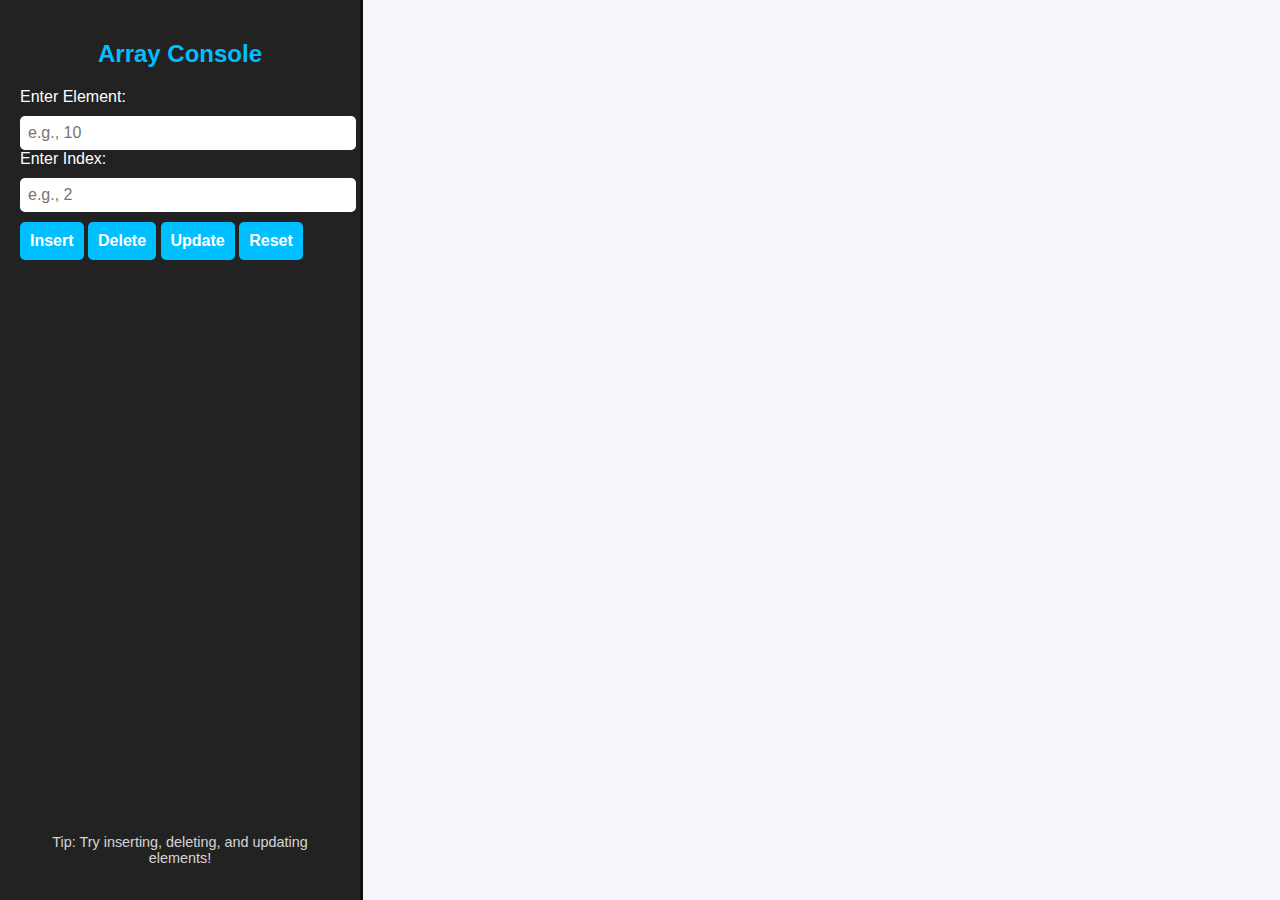
<file: ashitosh-arrays/array.html>
<!DOCTYPE html>
<html lang="en">
<head>
<meta charset="UTF-8" />
<meta name="viewport" content="width=device-width, initial-scale=1.0" />
<title>Array Visualization Dashboard</title>
<style>
    body {
        font-family: 'Poppins', sans-serif;
        background: #f4f6fa;
        margin: 0;
        padding: 0;
        display: flex;
        height: 100vh;
    }
    .console {
        width: 25%;
        background: #222;
        color: #fff;
        padding: 20px;
        display: flex;
        flex-direction: column;
        justify-content: space-between;
        border-right: 3px solid #111;
    }
    .console h2 {
        text-align: center;
        color: #00bfff;
    }
    label, input, button {
        margin-top: 10px;
        font-size: 1rem;
    }
    input {
        width: 100%;
        padding: 8px;
        border: none;
        border-radius: 5px;
    }
    button {
        padding: 10px;
        border: none;
        border-radius: 5px;
        background: #00bfff;
        color: white;
        cursor: pointer;
        font-weight: bold;
    }
    button:hover {
        background: #0090c9;
    }
    .visual {
        flex-grow: 1;
        display: flex;
        justify-content: center;
        align-items: center;
        flex-wrap: wrap;
        gap: 15px;
        padding: 30px;
    }
    .element {
        background: #00bfff;
        color: white;
        padding: 20px;
        width: 60px;
        height: 60px;
        display: flex;
        justify-content: center;
        align-items: center;
        font-weight: bold;
        border-radius: 10px;
        box-shadow: 0 4px 6px rgba(0,0,0,0.2);
        transition: 0.3s;
    }
</style>
</head>
<body>

<div class="console">
    <div>
        <h2>Array Console</h2>
        <label>Enter Element:</label>
        <input type="number" id="elementInput" placeholder="e.g., 10" />

        <label>Enter Index:</label>
        <input type="number" id="indexInput" placeholder="e.g., 2" />

        <button onclick="insertElement()">Insert</button>
        <button onclick="deleteElement()">Delete</button>
        <button onclick="updateElement()">Update</button>
        <button onclick="resetArray()">Reset</button>
    </div>

    <p style="text-align:center; font-size:0.9rem; opacity:0.8;">
        Tip: Try inserting, deleting, and updating elements!
    </p>
</div>

<div class="visual" id="arrayContainer"></div>

<script>
    let arr = [];

    function renderArray() {
        const container = document.getElementById("arrayContainer");
        container.innerHTML = "";
        arr.forEach((value, index) => {
            const box = document.createElement("div");
            box.className = "element";
            box.textContent = value;
            box.title = "Index: " + index;
            container.appendChild(box);
        });
    }

    function insertElement() {
        const val = document.getElementById("elementInput").value;
        const idx = document.getElementById("indexInput").value;
        if (val === "") return alert("Please enter a value!");

        if (idx === "") arr.push(Number(val));
        else if (idx < 0 || idx > arr.length) return alert("Invalid index!");
        else arr.splice(idx, 0, Number(val));

        renderArray();
    }

    function deleteElement() {
        const idx = document.getElementById("indexInput").value;
        if (idx === "") return alert("Please enter an index to delete!");
        if (idx < 0 || idx >= arr.length) return alert("Invalid index!");
        arr.splice(idx, 1);
        renderArray();
    }

    function updateElement() {
        const val = document.getElementById("elementInput").value;
        const idx = document.getElementById("indexInput").value;
        if (val === "" || idx === "") return alert("Please enter both value and index!");
        if (idx < 0 || idx >= arr.length) return alert("Invalid index!");
        arr[idx] = Number(val);
        renderArray();
    }

    function resetArray() {
        arr = [];
        renderArray();
    }

    // Initialize empty array view
    renderArray();
</script>

</body>
</html>
</file>
<file: Khushi-Searching/styles.css>
* {
    margin: 0;
    padding: 0;
    box-sizing: border-box;
    font-family: 'Segoe UI', Tahoma, Geneva, Verdana, sans-serif;
}

:root {
    --primary: #6C63FF;
    --secondary: #4A44C6;
    --accent: #FF6584;
    --dark: #1A1A2E;
    --darker: #0F0F1B;
    --light: #F5F5F7;
    --success: #2ECC71;
    --warning: #F39C12;
    --danger: #E74C3C;
    --info: #3498DB;
}

body {
    background: linear-gradient(135deg, var(--darker), var(--dark));
    color: var(--light);
    min-height: 100vh;
    padding: 20px;
    overflow-x: hidden;
}

.container {
    max-width: 1600px;
    margin: 0 auto;
}

header {
    text-align: center;
    margin-bottom: 30px;
    padding: 25px;
    background: rgba(255, 255, 255, 0.05);
    border-radius: 20px;
    box-shadow: 0 10px 30px rgba(0, 0, 0, 0.3);
    backdrop-filter: blur(10px);
    border: 1px solid rgba(255, 255, 255, 0.1);
    position: relative;
    overflow: hidden;
}

header::before {
    content: '';
    position: absolute;
    top: 0;
    left: 0;
    width: 100%;
    height: 4px;
    background: linear-gradient(90deg, var(--primary), var(--accent));
}

h1 {
    font-size: 3.2rem;
    margin-bottom: 10px;
    background: linear-gradient(90deg, var(--primary), var(--accent));
    -webkit-background-clip: text;
    background-clip: text;
    color: transparent;
    text-shadow: 0 2px 10px rgba(108, 99, 255, 0.3);
}

.subtitle {
    font-size: 1.3rem;
    opacity: 0.9;
    max-width: 800px;
    margin: 0 auto;
    line-height: 1.6;
}

.dashboard {
    display: flex;
    gap: 25px;
    margin-bottom: 30px;
}

.console {
    flex: 1;
    background: rgba(255, 255, 255, 0.05);
    border-radius: 20px;
    padding: 25px;
    box-shadow: 0 10px 30px rgba(0, 0, 0, 0.3);
    backdrop-filter: blur(10px);
    border: 1px solid rgba(255, 255, 255, 0.1);
    display: flex;
    flex-direction: column;
}

.visualization {
    flex: 2;
    background: rgba(255, 255, 255, 0.05);
    border-radius: 20px;
    padding: 25px;
    box-shadow: 0 10px 30px rgba(0, 0, 0, 0.3);
    backdrop-filter: blur(10px);
    border: 1px solid rgba(255, 255, 255, 0.1);
    display: flex;
    flex-direction: column;
}

.section-title {
    font-size: 1.6rem;
    margin-bottom: 20px;
    padding-bottom: 12px;
    border-bottom: 2px solid rgba(255, 255, 255, 0.1);
    display: flex;
    align-items: center;
    gap: 10px;
}

.section-title i {
    color: var(--primary);
}

.input-group {
    margin-bottom: 20px;
    position: relative;
}

label {
    display: block;
    margin-bottom: 10px;
    font-weight: 500;
    color: var(--primary);
    font-size: 1rem;
}

input, select, button {
    width: 100%;
    padding: 14px 16px;
    border-radius: 12px;
    border: none;
    background: rgba(255, 255, 255, 0.08);
    color: white;
    font-size: 1rem;
    transition: all 0.3s ease;
    border: 1px solid rgba(255, 255, 255, 0.1);
}

input:focus, select:focus {
    outline: none;
    background: rgba(255, 255, 255, 0.12);
    border-color: var(--primary);
    box-shadow: 0 0 0 3px rgba(108, 99, 255, 0.2);
}

input::placeholder {
    color: rgba(255, 255, 255, 0.5);
}

/* Fix for dropdown text visibility */
select {
    color: white;
    background: rgba(255, 255, 255, 0.08);
    appearance: none;
    -webkit-appearance: none;
    -moz-appearance: none;
    background-image: url("data:image/svg+xml;charset=UTF-8,%3csvg xmlns='http://www.w3.org/2000/svg' viewBox='0 0 24 24' fill='white'%3e%3cpath d='M7 10l5 5 5-5z'/%3e%3c/svg%3e");
    background-repeat: no-repeat;
    background-position: right 16px center;
    background-size: 16px;
}

select option {
    background: var(--dark);
    color: white;
    padding: 10px;
}

button {
    background: linear-gradient(135deg, var(--primary), var(--secondary));
    color: white;
    font-weight: bold;
    cursor: pointer;
    transition: all 0.3s ease;
    margin-top: 10px;
    display: flex;
    align-items: center;
    justify-content: center;
    gap: 8px;
    position: relative;
    overflow: hidden;
}

button::before {
    content: '';
    position: absolute;
    top: 0;
    left: -100%;
    width: 100%;
    height: 100%;
    background: linear-gradient(90deg, transparent, rgba(255, 255, 255, 0.2), transparent);
    transition: 0.5s;
}

button:hover::before {
    left: 100%;
}

button:hover {
    transform: translateY(-3px);
    box-shadow: 0 7px 20px rgba(108, 99, 255, 0.4);
}

button:active {
    transform: translateY(-1px);
}

button:disabled {
    background: rgba(255, 255, 255, 0.1);
    cursor: not-allowed;
    transform: none;
    box-shadow: none;
}

button:disabled::before {
    display: none;
}

.array-container {
    display: flex;
    flex-wrap: wrap;
    gap: 12px;
    margin-top: 20px;
    min-height: 150px;
    padding: 20px;
    background: rgba(0, 0, 0, 0.2);
    border-radius: 15px;
    align-items: center;
    justify-content: center;
    border: 1px solid rgba(255, 255, 255, 0.05);
    transition: all 0.3s ease;
}

.array-element {
    width: 70px;
    height: 70px;
    display: flex;
    flex-direction: column;
    align-items: center;
    justify-content: center;
    background: linear-gradient(135deg, var(--primary), var(--secondary));
    border-radius: 12px;
    font-weight: bold;
    font-size: 1.3rem;
    transition: all 0.4s ease;
    box-shadow: 0 4px 15px rgba(0, 0, 0, 0.2);
    position: relative;
    overflow: hidden;
}

.array-element::before {
    content: '';
    position: absolute;
    top: 0;
    left: 0;
    width: 100%;
    height: 100%;
    background: linear-gradient(135deg, rgba(255, 255, 255, 0.1), transparent);
    opacity: 0;
    transition: opacity 0.3s;
}

.array-element:hover::before {
    opacity: 1;
}

.array-element .index {
    position: absolute;
    top: -18px;
    font-size: 0.75rem;
    opacity: 0.8;
    color: var(--accent);
}

.array-element.current {
    background: linear-gradient(135deg, var(--accent), #FF4D6D);
    transform: scale(1.15);
    box-shadow: 0 0 20px rgba(255, 101, 132, 0.6);
    z-index: 10;
}

.array-element.visited {
    background: linear-gradient(135deg, var(--warning), #E67E22);
    transform: scale(1.05);
}

.array-element.found {
    background: linear-gradient(135deg, var(--success), #27AE60);
    transform: scale(1.2);
    box-shadow: 0 0 25px rgba(46, 204, 113, 0.6);
    z-index: 20;
    animation: pulse 1.5s infinite;
}

@keyframes pulse {
    0% { box-shadow: 0 0 0 0 rgba(46, 204, 113, 0.7); }
    70% { box-shadow: 0 0 0 15px rgba(46, 204, 113, 0); }
    100% { box-shadow: 0 0 0 0 rgba(46, 204, 113, 0); }
}

.algorithms {
    display: grid;
    grid-template-columns: repeat(2, 1fr);
    gap: 20px;
    margin-top: 30px;
}

.algorithm {
    background: rgba(255, 255, 255, 0.05);
    border-radius: 15px;
    padding: 20px;
    transition: all 0.3s ease;
    cursor: pointer;
    border: 1px solid rgba(255, 255, 255, 0.05);
    position: relative;
    overflow: hidden;
}

.algorithm::before {
    content: '';
    position: absolute;
    top: 0;
    left: 0;
    width: 4px;
    height: 100%;
    background: var(--primary);
    transform: scaleY(0);
    transition: transform 0.3s ease;
}

.algorithm:hover {
    background: rgba(255, 255, 255, 0.08);
    transform: translateY(-5px);
    box-shadow: 0 10px 25px rgba(0, 0, 0, 0.2);
}

.algorithm:hover::before {
    transform: scaleY(1);
}

.algorithm.active {
    background: rgba(108, 99, 255, 0.15);
    border: 1px solid rgba(108, 99, 255, 0.3);
    transform: translateY(-5px);
    box-shadow: 0 10px 25px rgba(108, 99, 255, 0.2);
}

.algorithm.active::before {
    transform: scaleY(1);
    background: var(--accent);
}

.algorithm h3 {
    margin-bottom: 12px;
    color: var(--primary);
    display: flex;
    align-items: center;
    gap: 10px;
}

.algorithm p {
    font-size: 0.95rem;
    opacity: 0.8;
    line-height: 1.5;
    margin-bottom: 15px;
}

.complexity {
    display: flex;
    justify-content: space-between;
    margin-top: 10px;
    font-size: 0.85rem;
}

.time-complexity, .space-complexity {
    background: rgba(255, 255, 255, 0.1);
    padding: 6px 12px;
    border-radius: 20px;
    display: flex;
    align-items: center;
    gap: 5px;
}

.stats {
    display: flex;
    justify-content: space-between;
    margin-top: 20px;
    padding: 20px;
    background: rgba(0, 0, 0, 0.2);
    border-radius: 15px;
    border: 1px solid rgba(255, 255, 255, 0.05);
}

.stat-item {
    text-align: center;
    flex: 1;
    padding: 0 10px;
}

.stat-value {
    font-size: 2rem;
    font-weight: bold;
    color: var(--primary);
    margin-bottom: 5px;
}

.stat-label {
    font-size: 0.9rem;
    opacity: 0.8;
    text-transform: uppercase;
    letter-spacing: 1px;
}

.log {
    margin-top: 20px;
    padding: 20px;
    background: rgba(0, 0, 0, 0.2);
    border-radius: 15px;
    height: 180px;
    overflow-y: auto;
    font-family: 'Courier New', monospace;
    font-size: 0.9rem;
    border: 1px solid rgba(255, 255, 255, 0.05);
}

.log::-webkit-scrollbar {
    width: 8px;
}

.log::-webkit-scrollbar-track {
    background: rgba(255, 255, 255, 0.05);
    border-radius: 10px;
}

.log::-webkit-scrollbar-thumb {
    background: var(--primary);
    border-radius: 10px;
}

.log-entry {
    margin-bottom: 8px;
    padding: 10px;
    border-radius: 8px;
    background: rgba(255, 255, 255, 0.05);
    border-left: 3px solid var(--primary);
    transition: all 0.3s ease;
}

.log-entry:hover {
    background: rgba(255, 255, 255, 0.08);
}

.speed-control {
    display: flex;
    align-items: center;
    gap: 15px;
    margin-top: 15px;
    padding: 15px;
    background: rgba(0, 0, 0, 0.2);
    border-radius: 12px;
}

.speed-control label {
    margin-bottom: 0;
    white-space: nowrap;
    color: var(--light);
}

.speed-control input {
    flex: 1;
}

.speed-value {
    min-width: 60px;
    text-align: center;
    font-weight: bold;
    color: var(--primary);
}

.control-buttons {
    display: grid;
    grid-template-columns: 1fr 1fr;
    gap: 12px;
    margin-top: 10px;
}

.control-buttons button {
    margin-top: 0;
}

#start-search {
    background: linear-gradient(135deg, var(--success), #27AE60);
}

#reset {
    background: linear-gradient(135deg, var(--danger), #C0392B);
}

#reset-array {
    background: linear-gradient(135deg, var(--info), #2980B9);
}

.floating-elements {
    position: fixed;
    top: 0;
    left: 0;
    width: 100%;
    height: 100%;
    pointer-events: none;
    z-index: -1;
}

.floating-element {
    position: absolute;
    width: 40px;
    height: 40px;
    background: rgba(108, 99, 255, 0.1);
    border-radius: 50%;
    animation: float 15s infinite linear;
}

@keyframes float {
    0% {
        transform: translateY(0) translateX(0) rotate(0deg);
        opacity: 0;
    }
    10% {
        opacity: 1;
    }
    90% {
        opacity: 1;
    }
    100% {
        transform: translateY(-100vh) translateX(100vw) rotate(360deg);
        opacity: 0;
    }
}

@media (max-width: 1200px) {
    .dashboard {
        flex-direction: column;
    }
    
    .algorithms {
        grid-template-columns: 1fr;
    }
}

@media (max-width: 768px) {
    h1 {
        font-size: 2.5rem;
    }
    
    .control-buttons {
        grid-template-columns: 1fr;
    }
    
    .array-element {
        width: 60px;
        height: 60px;
        font-size: 1.1rem;
    }
}
</file>
